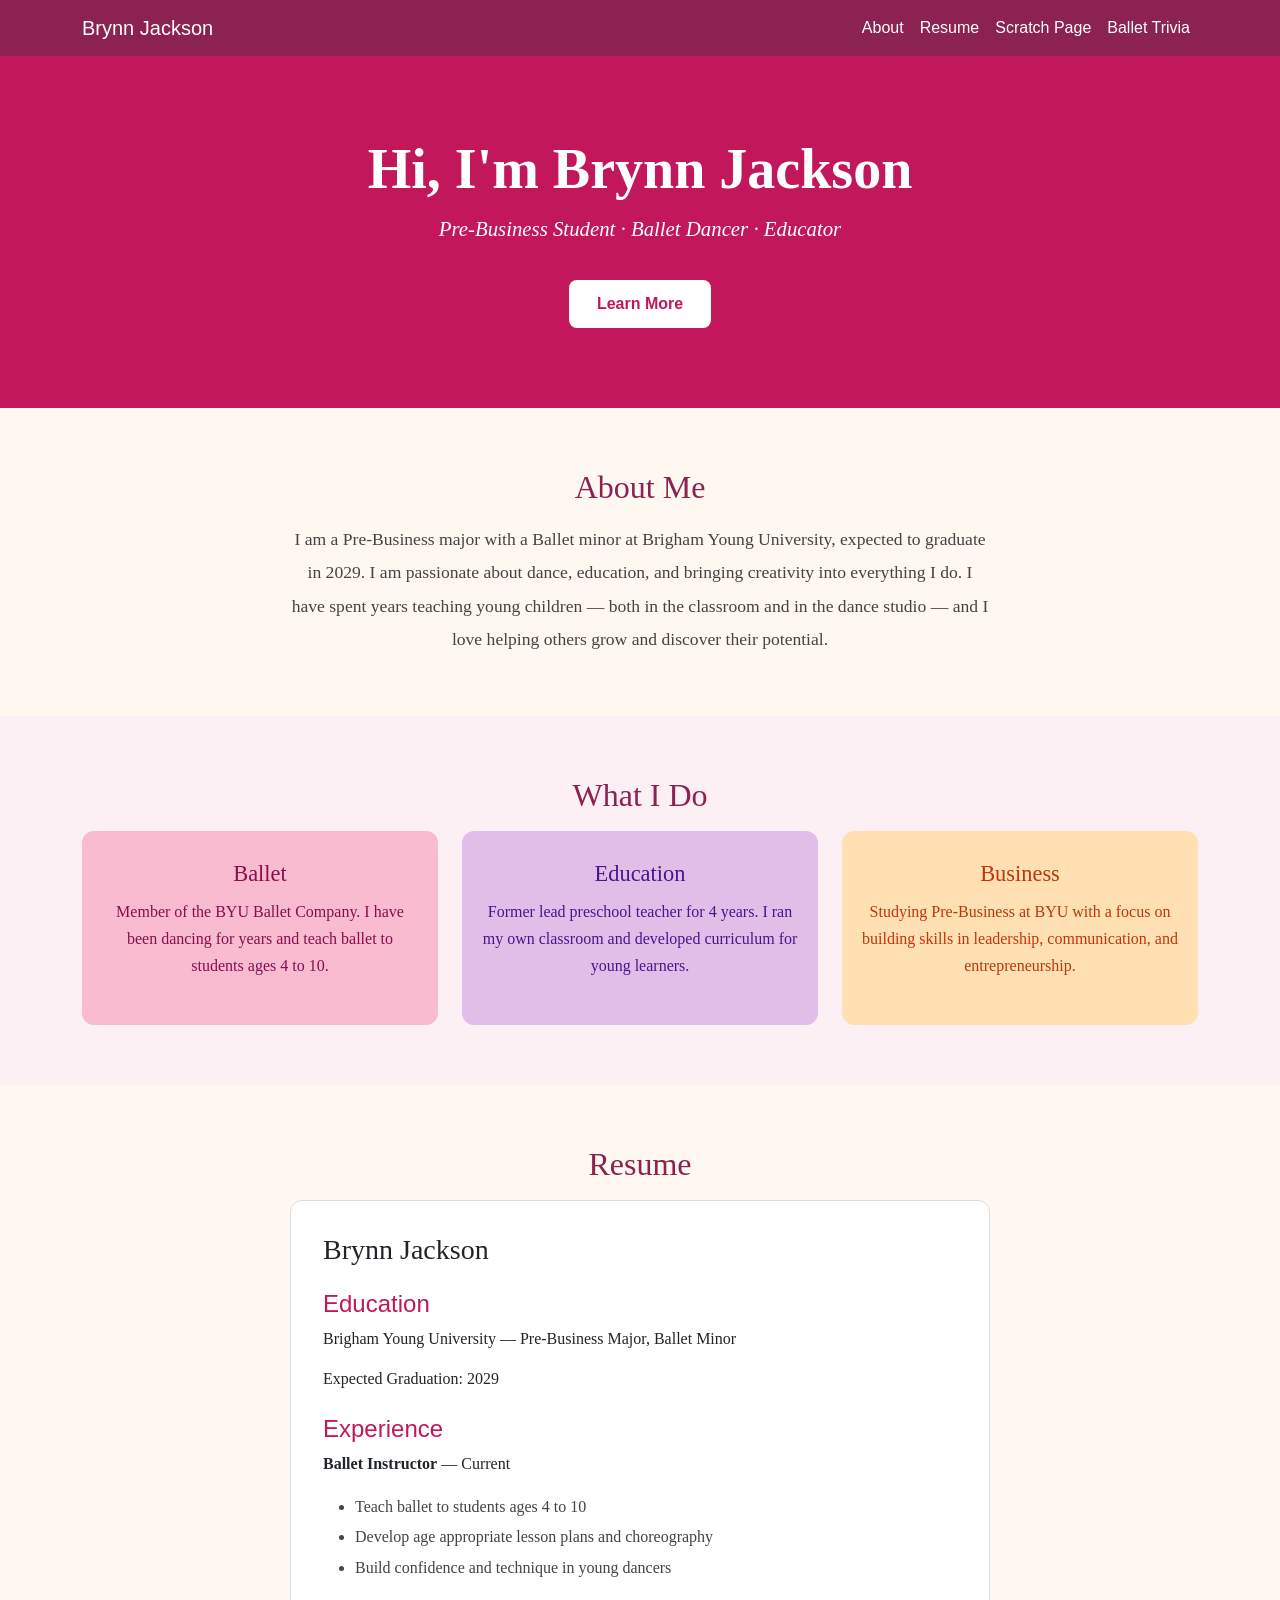
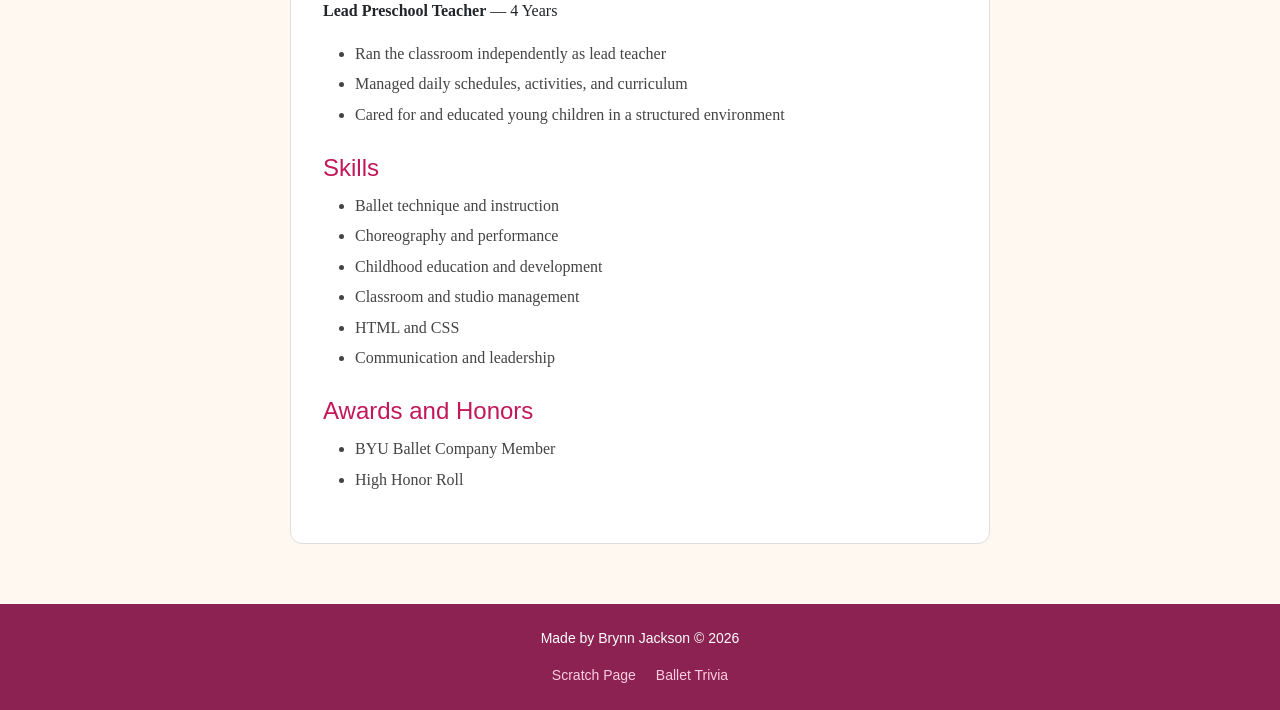
<file: index.html>
<!DOCTYPE html>
<html lang="en">
<head>
  <meta charset="UTF-8" />
  <meta name="viewport" content="width=device-width, initial-scale=1.0" />
  <title>Brynn Jackson</title>
  <link href="https://cdn.jsdelivr.net/npm/bootstrap@5.3.0/dist/css/bootstrap.min.css" rel="stylesheet" />
  <style>
    body {
      font-family: Georgia, serif;
    }

    .navbar {
      background-color: #8b2252;
    }

    .navbar-brand, .nav-link {
      color: #fff !important;
      font-family: Arial, sans-serif;
    }

    .nav-link:hover {
      text-decoration: underline;
    }

    .hero {
      background-color: #c2185b;
      color: #fff;
      padding: 80px 20px;
      text-align: center;
    }

    .hero h1 {
      font-size: 3.5rem;
      font-weight: bold;
    }

    .hero p {
      font-size: 1.3rem;
      font-style: italic;
      margin-top: 10px;
    }

    .hero a {
      margin-top: 20px;
      display: inline-block;
      padding: 12px 28px;
      background-color: #fff;
      color: #c2185b;
      border-radius: 8px;
      text-decoration: none;
      font-family: Arial, sans-serif;
      font-weight: bold;
    }

    .hero a:hover {
      background-color: #fce4ec;
    }

    .section-title {
      color: #8b2252;
      font-size: 2rem;
      margin-bottom: 1rem;
      text-align: center;
    }

    .about-section {
      padding: 60px 20px;
      background-color: #fff8f0;
    }

    .about-section p {
      font-size: 1.1rem;
      line-height: 1.9;
      color: #444;
      max-width: 700px;
      margin: 0 auto;
      text-align: center;
    }

    .cards-section {
      padding: 60px 20px;
      background-color: #fdf0f5;
    }

    .card {
      border: none;
      border-radius: 12px;
      text-align: center;
      padding: 30px 20px;
      height: 100%;
    }

    .card-pink {
      background-color: #f8bbd0;
      color: #880e4f;
    }

    .card-purple {
      background-color: #e1bee7;
      color: #4a148c;
    }

    .card-peach {
      background-color: #ffe0b2;
      color: #bf360c;
    }

    .card h3 {
      font-size: 1.4rem;
      margin-bottom: 10px;
    }

    .card p {
      font-size: 1rem;
      line-height: 1.7;
    }

    .resume-section {
      padding: 60px 20px;
      background-color: #fff8f0;
    }

    .resume-box {
      background-color: #fff;
      border: 1px solid #ddd;
      border-radius: 12px;
      padding: 2rem;
      max-width: 700px;
      margin: 0 auto;
    }

    .resume-box h4 {
      color: #c2185b;
      font-family: Arial, sans-serif;
      margin-top: 1.5rem;
    }

    .resume-box ul {
      line-height: 1.9;
      color: #444;
    }

    .footer {
      background-color: #8b2252;
      color: #fff;
      text-align: center;
      padding: 24px;
      font-family: Arial, sans-serif;
      font-size: 14px;
    }

    .footer a {
      color: #ffcce0;
      text-decoration: none;
      margin: 0 8px;
    }

    .footer a:hover {
      text-decoration: underline;
    }
  </style>
</head>
<body>

<nav class="navbar navbar-expand-lg">
  <div class="container">
    <a class="navbar-brand" href="index.html">Brynn Jackson</a>
    <button class="navbar-toggler" type="button" data-bs-toggle="collapse" data-bs-target="#navmenu">
      <span class="navbar-toggler-icon"></span>
    </button>
    <div class="collapse navbar-collapse" id="navmenu">
      <ul class="navbar-nav ms-auto">
        <li class="nav-item"><a class="nav-link" href="#about">About</a></li>
        <li class="nav-item"><a class="nav-link" href="#resume">Resume</a></li>
        <li class="nav-item"><a class="nav-link" href="scratch.html">Scratch Page</a></li>
        <li class="nav-item"><a class="nav-link" href="ballet-trivia.html">Ballet Trivia</a></li>
      </ul>
    </div>
  </div>
</nav>

<div class="hero">
  <h1>Hi, I'm Brynn Jackson</h1>
  <p>Pre-Business Student · Ballet Dancer · Educator</p>
  <a href="#about">Learn More</a>
</div>

<div class="about-section" id="about">
  <div class="container">
    <h2 class="section-title">About Me</h2>
    <p>
      I am a Pre-Business major with a Ballet minor at Brigham Young University,
      expected to graduate in 2029. I am passionate about dance, education, and
      bringing creativity into everything I do. I have spent years teaching young
      children — both in the classroom and in the dance studio — and I love helping
      others grow and discover their potential.
    </p>
  </div>
</div>

<div class="cards-section">
  <div class="container">
    <h2 class="section-title">What I Do</h2>
    <div class="row g-4">
      <div class="col-md-4">
        <div class="card card-pink">
          <h3>Ballet</h3>
          <p>Member of the BYU Ballet Company. I have been dancing for years and teach ballet to students ages 4 to 10.</p>
        </div>
      </div>
      <div class="col-md-4">
        <div class="card card-purple">
          <h3>Education</h3>
          <p>Former lead preschool teacher for 4 years. I ran my own classroom and developed curriculum for young learners.</p>
        </div>
      </div>
      <div class="col-md-4">
        <div class="card card-peach">
          <h3>Business</h3>
          <p>Studying Pre-Business at BYU with a focus on building skills in leadership, communication, and entrepreneurship.</p>
        </div>
      </div>
    </div>
  </div>
</div>

<div class="resume-section" id="resume">
  <div class="container">
    <h2 class="section-title">Resume</h2>
    <div class="resume-box">

      <h3>Brynn Jackson</h3>

      <h4>Education</h4>
      <p>Brigham Young University — Pre-Business Major, Ballet Minor</p>
      <p>Expected Graduation: 2029</p>

      <h4>Experience</h4>
      <p><strong>Ballet Instructor</strong> — Current</p>
      <ul>
        <li>Teach ballet to students ages 4 to 10</li>
        <li>Develop age appropriate lesson plans and choreography</li>
        <li>Build confidence and technique in young dancers</li>
      </ul>

      <p><strong>Lead Preschool Teacher</strong> — 4 Years</p>
      <ul>
        <li>Ran the classroom independently as lead teacher</li>
        <li>Managed daily schedules, activities, and curriculum</li>
        <li>Cared for and educated young children in a structured environment</li>
      </ul>

      <h4>Skills</h4>
      <ul>
        <li>Ballet technique and instruction</li>
        <li>Choreography and performance</li>
        <li>Childhood education and development</li>
        <li>Classroom and studio management</li>
        <li>HTML and CSS</li>
        <li>Communication and leadership</li>
      </ul>

      <h4>Awards and Honors</h4>
      <ul>
        <li>BYU Ballet Company Member</li>
        <li>High Honor Roll</li>
      </ul>

    </div>
  </div>
</div>

<div class="footer">
  <p>Made by Brynn Jackson &copy; 2026</p>
  <a href="scratch.html">Scratch Page</a>
  <a href="ballet-trivia.html">Ballet Trivia</a>
</div>

<script src="https://cdn.jsdelivr.net/npm/bootstrap@5.3.0/dist/js/bootstrap.bundle.min.js"></script>
</body>
</html>
</file>
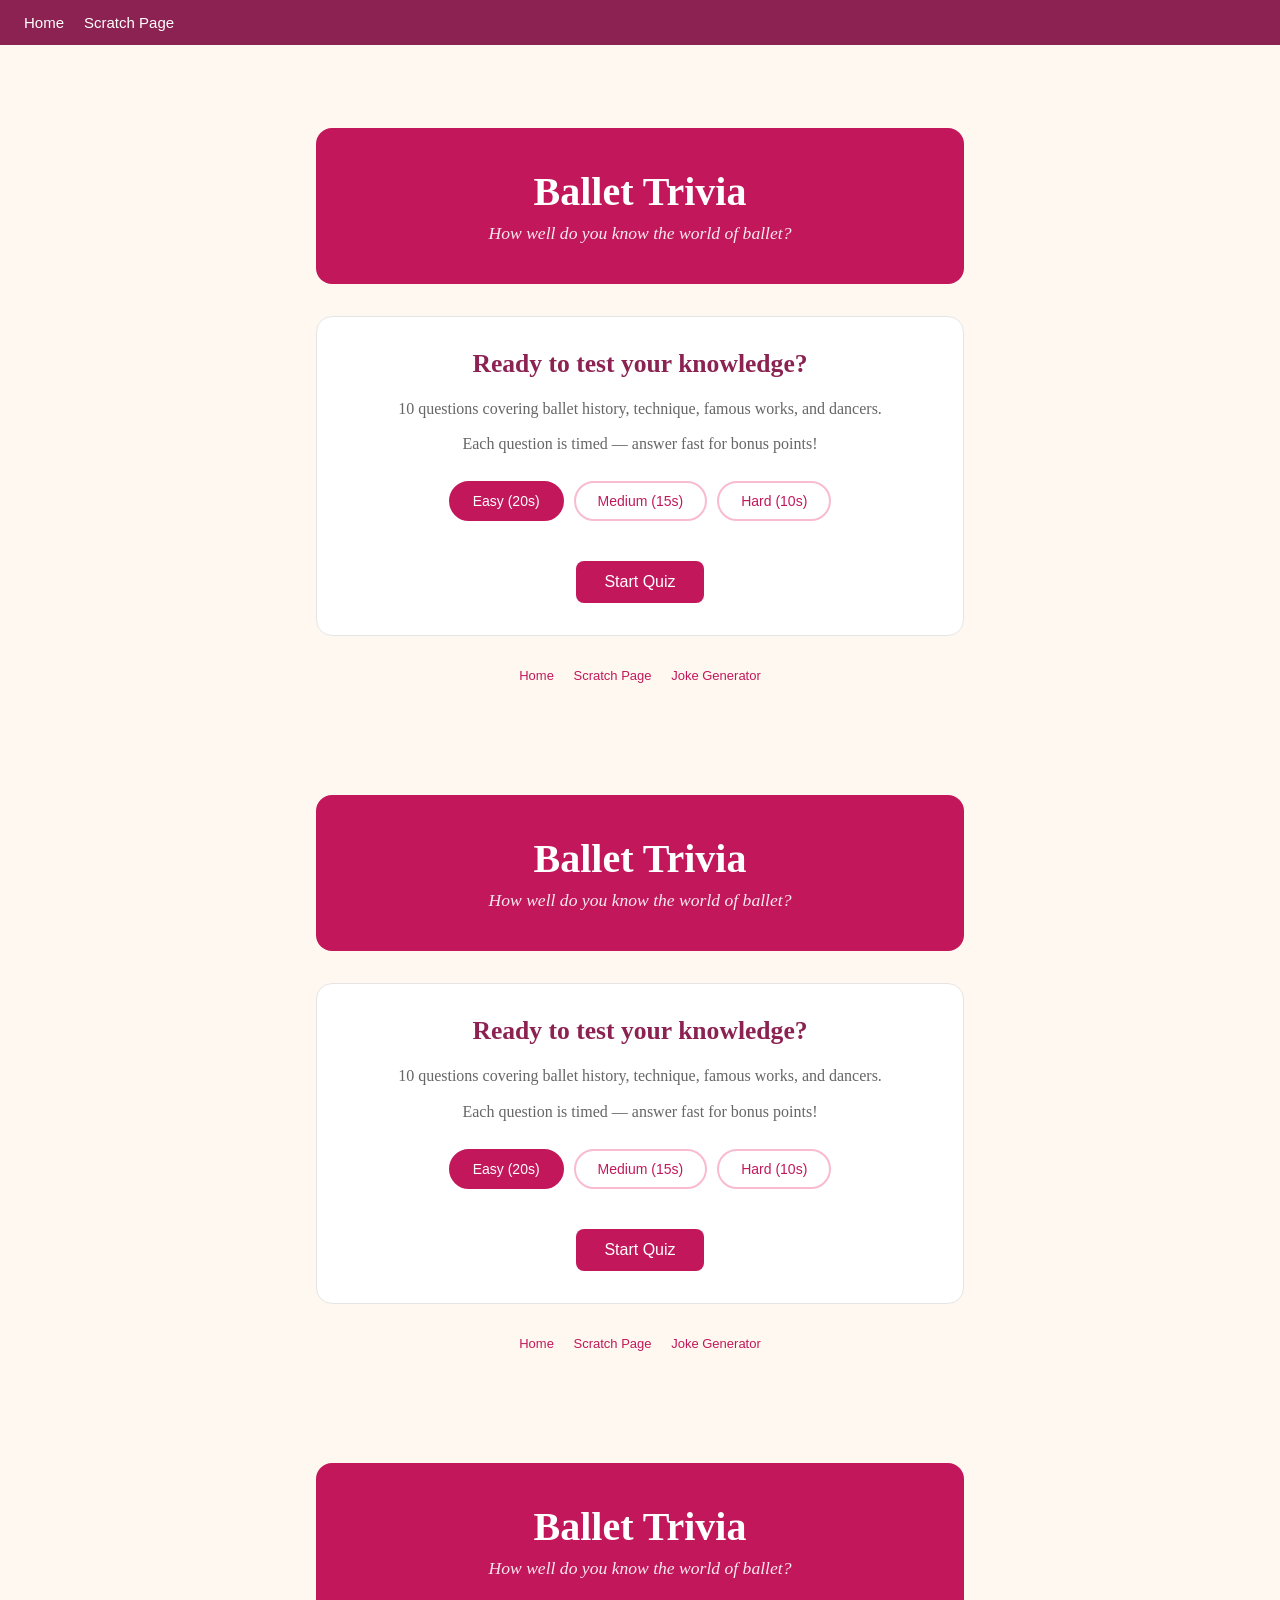
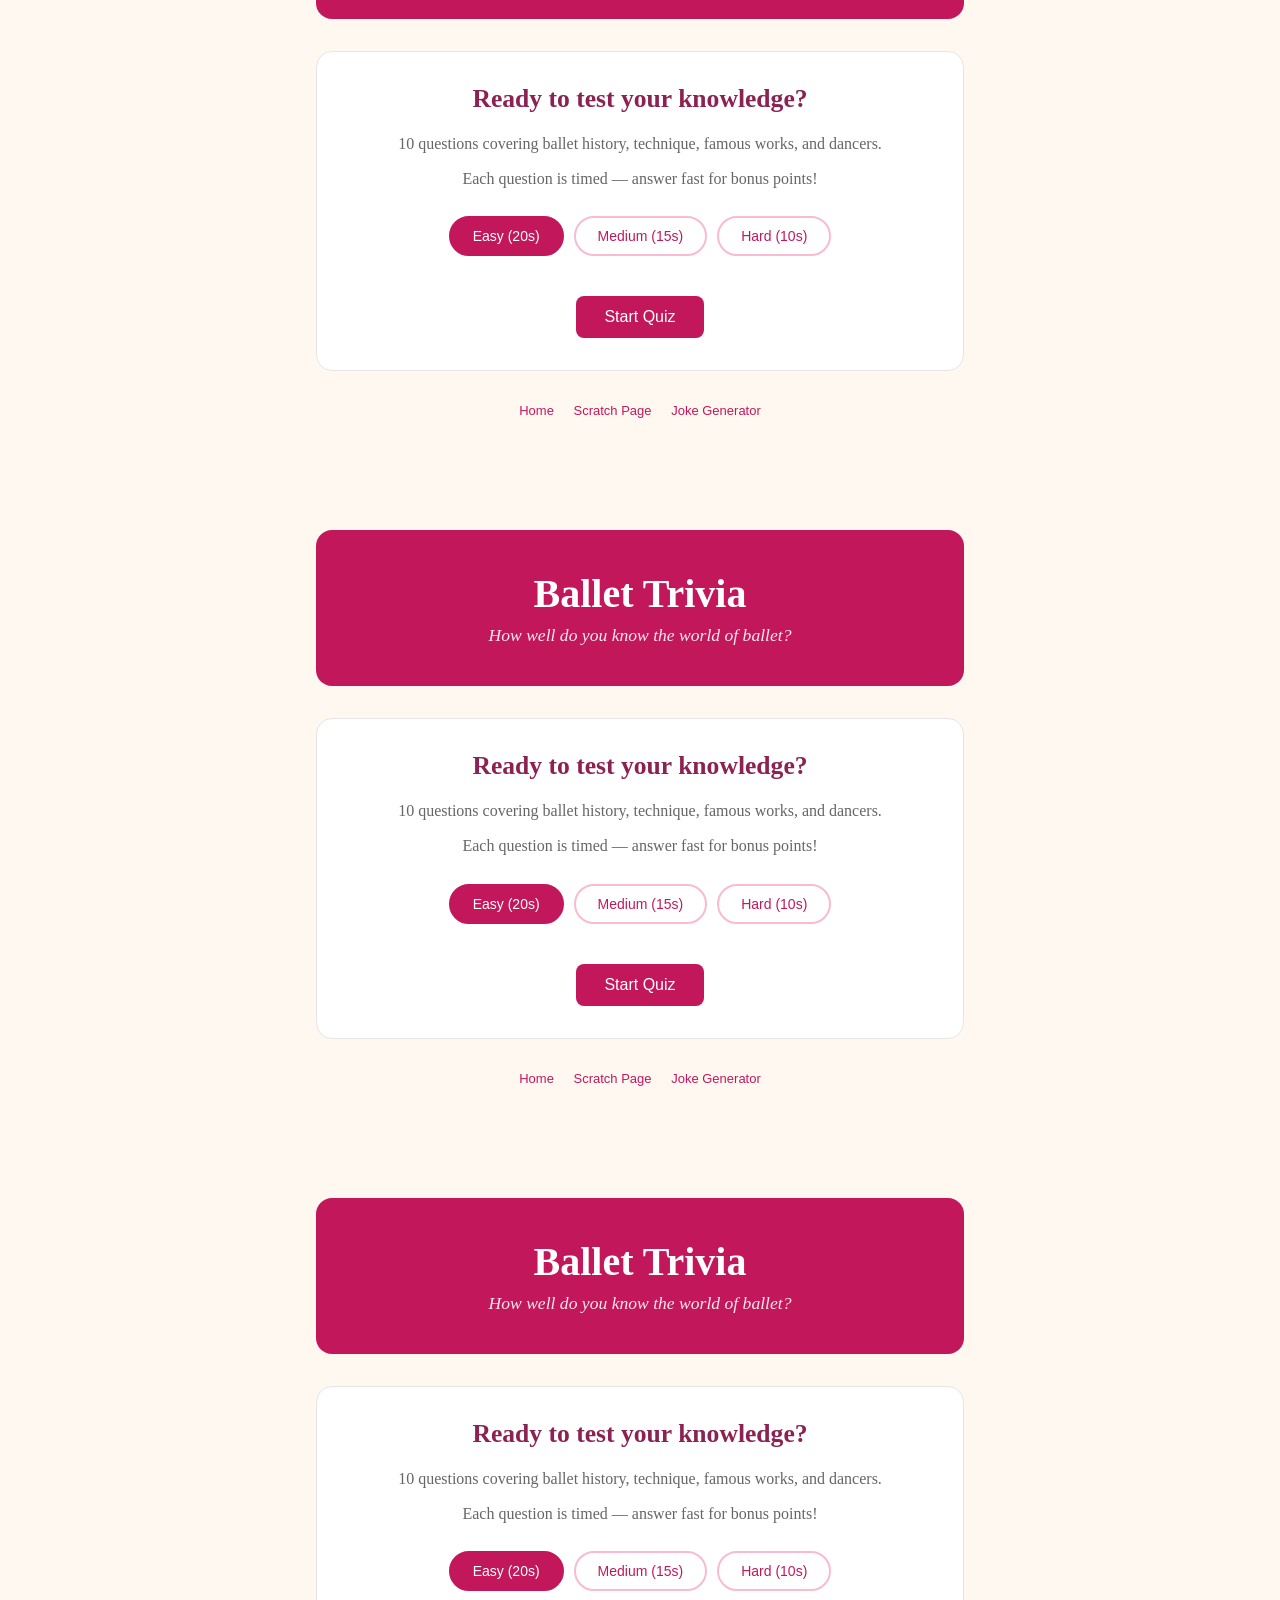
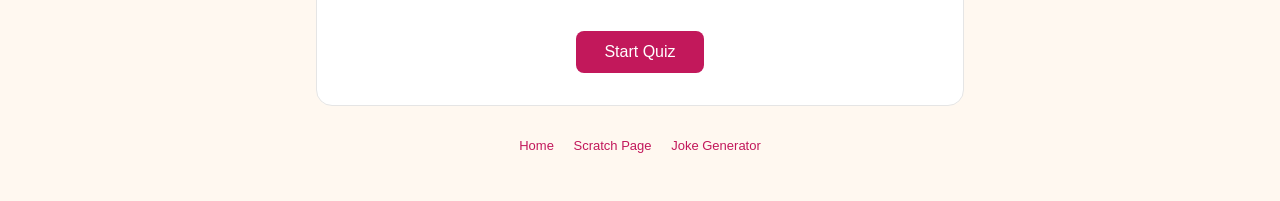
<file:  ballet-trivia.html>
<!DOCTYPE html>
<html lang="en">
<head>
  <meta charset="UTF-8" />
  <meta name="viewport" content="width=device-width, initial-scale=1.0" />
  <title>Ballet Trivia</title>
  <style>
    * { box-sizing: border-box; margin: 0; padding: 0; }

    body {
      font-family: Georgia, serif;
      background-color: #fff8f0;
      color: #2c2c2c;
      min-height: 100vh;
      padding: 2rem 1rem;
    }

    #nav {
      background-color: #8b2252;
      padding: 14px 24px;
      display: flex;
      gap: 20px;
      position: fixed;
      top: 0;
      left: 0;
      right: 0;
      z-index: 100;
    }

    #nav a {
      color: #fff;
      text-decoration: none;
      font-size: 15px;
      font-family: Arial, sans-serif;
    }

    #nav a:hover { text-decoration: underline; }

    #wrapper {
      max-width: 680px;
      margin: 80px auto 0;
      padding: 1rem;
    }

    #hero {
      text-align: center;
      padding: 40px 20px;
      background-color: #c2185b;
      border-radius: 16px;
      color: #fff;
      margin-bottom: 2rem;
    }

    #hero h1 {
      font-size: 2.5rem;
      margin-bottom: 8px;
    }

    #hero p {
      font-size: 1.1rem;
      font-style: italic;
      opacity: 0.9;
    }

    .btn {
      padding: 12px 28px;
      background-color: #c2185b;
      color: #fff;
      border: none;
      border-radius: 8px;
      font-size: 16px;
      cursor: pointer;
      font-family: Arial, sans-serif;
      transition: background 0.2s, transform 0.1s;
      margin-top: 1rem;
    }

    .btn:hover { background-color: #8b2252; }
    .btn:active { transform: scale(0.97); }

    .btn.outline {
      background: #fff;
      color: #c2185b;
      border: 2px solid #c2185b;
    }

    .btn.outline:hover {
      background: #fce4ec;
    }

    #game-area {
      background: #fff;
      border: 1px solid #e5e5e5;
      border-radius: 16px;
      padding: 2rem;
      margin-bottom: 1.5rem;
    }

    #progress-bar-wrap {
      background: #f5e6ea;
      border-radius: 10px;
      height: 10px;
      margin-bottom: 1.5rem;
      overflow: hidden;
    }

    #progress-bar {
      height: 10px;
      background: #c2185b;
      border-radius: 10px;
      transition: width 0.4s;
    }

    #top-row {
      display: flex;
      justify-content: space-between;
      align-items: center;
      margin-bottom: 1.5rem;
      font-family: Arial, sans-serif;
      font-size: 14px;
      color: #888;
    }

    #timer {
      font-size: 22px;
      font-weight: bold;
      color: #c2185b;
      font-family: Arial, sans-serif;
    }

    #timer.warning { color: #e53935; }

    #question-num {
      font-size: 13px;
      color: #aaa;
      font-family: Arial, sans-serif;
    }

    #score-display {
      font-size: 14px;
      color: #8b2252;
      font-family: Arial, sans-serif;
      font-weight: bold;
    }

    #question {
      font-size: 1.3rem;
      line-height: 1.7;
      margin-bottom: 1.5rem;
      color: #2c2c2c;
    }

    .answer-btn {
      display: block;
      width: 100%;
      padding: 14px 18px;
      margin-bottom: 10px;
      background: #fff8f0;
      border: 1.5px solid #f8bbd0;
      border-radius: 10px;
      font-size: 15px;
      font-family: Georgia, serif;
      color: #2c2c2c;
      cursor: pointer;
      text-align: left;
      transition: background 0.15s, border-color 0.15s, transform 0.1s;
    }

    .answer-btn:hover {
      background: #fce4ec;
      border-color: #c2185b;
    }

    .answer-btn:active { transform: scale(0.98); }

    .answer-btn.correct {
      background: #e8f5e9;
      border-color: #43a047;
      color: #2e7d32;
    }

    .answer-btn.wrong {
      background: #ffebee;
      border-color: #e53935;
      color: #b71c1c;
    }

    .answer-btn.disabled {
      cursor: default;
      pointer-events: none;
    }

    #feedback {
      font-size: 15px;
      line-height: 1.6;
      margin-top: 1rem;
      padding: 12px 16px;
      border-radius: 8px;
      font-family: Arial, sans-serif;
      display: none;
    }

    #feedback.correct {
      background: #e8f5e9;
      color: #2e7d32;
      display: block;
    }

    #feedback.wrong {
      background: #ffebee;
      color: #b71c1c;
      display: block;
    }

    #result-area {
      background: #fff;
      border: 1px solid #e5e5e5;
      border-radius: 16px;
      padding: 2.5rem;
      text-align: center;
      display: none;
    }

    #result-area h2 {
      font-size: 2rem;
      color: #c2185b;
      margin-bottom: 1rem;
    }

    #final-score {
      font-size: 3.5rem;
      font-weight: bold;
      color: #8b2252;
      font-family: Arial, sans-serif;
    }

    #result-message {
      font-size: 1.1rem;
      color: #555;
      margin: 1rem 0;
      line-height: 1.7;
    }

    #result-breakdown {
      background: #fff8f0;
      border-radius: 10px;
      padding: 1rem;
      margin: 1rem 0;
      font-family: Arial, sans-serif;
      font-size: 14px;
      color: #888;
    }

    #start-area {
      text-align: center;
      padding: 2rem;
      background: #fff;
      border: 1px solid #e5e5e5;
      border-radius: 16px;
    }

    #start-area h2 {
      font-size: 1.6rem;
      color: #8b2252;
      margin-bottom: 1rem;
    }

    #start-area p {
      color: #666;
      font-size: 1rem;
      line-height: 1.7;
      margin-bottom: 0.5rem;
    }

    #difficulty {
      display: flex;
      gap: 10px;
      justify-content: center;
      flex-wrap: wrap;
      margin: 1.5rem 0;
    }

    .diff-btn {
      padding: 10px 22px;
      border: 2px solid #f8bbd0;
      border-radius: 20px;
      background: #fff;
      color: #c2185b;
      font-size: 14px;
      cursor: pointer;
      font-family: Arial, sans-serif;
      transition: all 0.15s;
    }

    .diff-btn:hover, .diff-btn.selected {
      background: #c2185b;
      color: #fff;
      border-color: #c2185b;
    }

    #footer {
      text-align: center;
      margin-top: 2rem;
      font-size: 13px;
      color: #aaa;
      font-family: Arial, sans-serif;
    }

    #footer a {
      color: #c2185b;
      text-decoration: none;
      margin: 0 8px;
    }
  </style>
</head>
<body>

<div id="nav">
  <a href="index.html">Home</a>
  <a href="scratch.html">Scratch Page</a>
</div>

<div id="wrapper">

  <div id="hero">
    <h1>Ballet Trivia</h1>
    <p>How well do you know the world of ballet?</p>
  </div>

  <div id="start-area">
    <h2>Ready to test your knowledge?</h2>
    <p>10 questions covering ballet history, technique, famous works, and dancers.</p>
    <p>Each question is timed — answer fast for bonus points!</p>
    <div id="difficulty">
      <button class="diff-btn selected" onclick="selectDiff(this, 'easy')">Easy (20s)</button>
      <button class="diff-btn" onclick="selectDiff(this, 'medium')">Medium (15s)</button>
      <button class="diff-btn" onclick="selectDiff(this, 'hard')">Hard (10s)</button>
    </div>
    <button class="btn" onclick="startGame()">Start Quiz</button>
  </div>

  <div id="game-area" style="display:none;">
    <div id="progress-bar-wrap">
      <div id="progress-bar" style="width:0%"></div>
    </div>
    <div id="top-row">
      <span id="question-num">Question 1 of 10</span>
      <span id="timer">15</span>
      <span id="score-display">Score: 0</span>
    </div>
    <p id="question"></p>
    <div id="answers"></div>
    <div id="feedback"></div>
    <div style="text-align:right; margin-top:1.5rem;">
      <button class="btn" id="next-btn" onclick="nextQuestion()" style="display:none;">Next Question</button>
    </div>
  </div>

  <div id="result-area">
    <h2>Quiz Complete!</h2>
    <div id="final-score"></div>
    <p id="result-message"></p>
    <div id="result-breakdown"></div>
    <button class="btn" onclick="restartGame()">Play Again</button>
    <button class="btn outline" onclick="window.location.href='scratch.html'" style="margin-left:10px;">Back to Scratch Page</button>
  </div>

  <div id="footer">
    <a href="index.html">Home</a>
    <a href="scratch.html">Scratch Page</a>
    <a href="joke-generator.html">Joke Generator</a>
  </div>

</div>

<script>
  const allQuestions = [
    {
      q: "Which famous ballet features the 'Dance of the Sugar Plum Fairy'?",
      answers: ["Swan Lake", "The Nutcracker", "Sleeping Beauty", "Giselle"],
      correct: 1,
      fact: "The Nutcracker was composed by Tchaikovsky and premiered in 1892. The Sugar Plum Fairy is one of its most iconic characters!"
    },
    {
      q: "What is the French term for a ballet dancer who is on the tips of their toes?",
      answers: ["En pointe", "Arabesque", "Plié", "Tendu"],
      correct: 0,
      fact: "En pointe refers to dancing on the very tips of the toes, supported by specially made pointe shoes with a hardened box."
    },
    {
      q: "Who composed the music for Swan Lake?",
      answers: ["Stravinsky", "Beethoven", "Tchaikovsky", "Mozart"],
      correct: 2,
      fact: "Pyotr Ilyich Tchaikovsky composed Swan Lake in 1875-76. He also composed The Nutcracker and Sleeping Beauty!"
    },
    {
      q: "What is a 'plié' in ballet?",
      answers: ["A jump", "A bending of the knees", "A spin", "A kick"],
      correct: 1,
      fact: "Plié comes from the French word meaning 'bent.' It is a fundamental movement where the dancer bends their knees while keeping their back straight."
    },
    {
      q: "Which ballet school is one of the oldest and most prestigious in the world?",
      answers: ["American Ballet Theatre", "Paris Opera Ballet School", "Bolshoi Ballet Academy", "Royal Ballet School"],
      correct: 1,
      fact: "The Paris Opera Ballet School was founded in 1713, making it one of the oldest ballet schools in the world!"
    },
    {
      q: "What is an 'arabesque' in ballet?",
      answers: ["A type of jump where both feet leave the floor", "A position where one leg is extended behind the body", "A fast spin on one foot", "A movement sliding the foot along the floor"],
      correct: 1,
      fact: "An arabesque is a position where the dancer stands on one leg with the other leg extended behind them at 90 degrees or higher."
    },
    {
      q: "Which famous male ballet dancer is known for defecting from the Soviet Union in 1961?",
      answers: ["Mikhail Baryshnikov", "Rudolf Nureyev", "Vaslav Nijinsky", "Carlos Acosta"],
      correct: 1,
      fact: "Rudolf Nureyev defected from the Soviet Union in 1961 at the Paris airport, becoming one of the most celebrated dancers of the 20th century."
    },
    {
      q: "What does 'pas de deux' mean in ballet?",
      answers: ["Step of one", "Step of two", "Dance of grace", "Jump together"],
      correct: 1,
      fact: "Pas de deux literally means 'step of two' in French. It is a dance duet typically performed by a male and female dancer together."
    },
    {
      q: "Which ballet tells the story of a girl who falls asleep for 100 years?",
      answers: ["Cinderella", "Giselle", "Sleeping Beauty", "The Firebird"],
      correct: 2,
      fact: "Sleeping Beauty (La Belle au Bois Dormant) was choreographed by Marius Petipa with music by Tchaikovsky, premiering in 1890."
    },
    {
      q: "What is the barre in ballet class used for?",
      answers: ["Jumping practice", "Support and balance during warm-up exercises", "Stretching after class", "Spinning practice"],
      correct: 1,
      fact: "The barre is a horizontal handrail used by dancers to maintain balance during warm-up exercises. Every ballet class begins with barre work!"
    },
    {
      q: "What is a 'pirouette' in ballet?",
      answers: ["A leap through the air", "A spin on one leg", "A slide across the floor", "A bow at the end of a performance"],
      correct: 1,
      fact: "A pirouette is a controlled spin on one leg. Dancers can perform multiple rotations in a single pirouette — sometimes more than 10!"
    },
    {
      q: "Which famous ballet company is based in Moscow, Russia?",
      answers: ["Royal Ballet", "Paris Opera Ballet", "Bolshoi Ballet", "New York City Ballet"],
      correct: 2,
      fact: "The Bolshoi Ballet was founded in 1776 and is one of the most famous ballet companies in the world, known for its grand and dramatic style."
    },
    {
      q: "What does 'grand jeté' mean?",
      answers: ["A small hop", "A large leap through the air", "A turn on two feet", "A slow walk across the stage"],
      correct: 1,
      fact: "Grand jeté means 'large throw' in French. It is a big leap where the dancer splits their legs in the air — one of the most spectacular moves in ballet!"
    },
    {
      q: "Who choreographed the original Swan Lake?",
      answers: ["George Balanchine", "Marius Petipa", "Jerome Robbins", "Roland Petit"],
      correct: 1,
      fact: "Marius Petipa, along with Lev Ivanov, choreographed the definitive version of Swan Lake in 1895, which is still performed today."
    },
    {
      q: "What is the name of the villain in Swan Lake?",
      answers: ["Drosselmeyer", "Carabosse", "Von Rothbart", "Loge"],
      correct: 2,
      fact: "Von Rothbart is the evil sorcerer in Swan Lake who transforms Princess Odette into a swan. He is one of ballet's most famous villains!"
    }
  ];

  let questions = [];
  let current = 0;
  let score = 0;
  let timer;
  let timeLeft;
  let difficulty = 'medium';
  let timeLimits = { easy: 20, medium: 15, hard: 10 };
  let answered = false;
  let correct = 0;
  let wrong = 0;

  function selectDiff(btn, d) {
    document.querySelectorAll('.diff-btn').forEach(b => b.classList.remove('selected'));
    btn.classList.add('selected');
    difficulty = d;
  }

  function shuffle(arr) {
    return arr.sort(() => Math.random() - 0.5);
  }

  function startGame() {
    questions = shuffle([...allQuestions]).slice(0, 10);
    current = 0;
    score = 0;
    correct = 0;
    wrong = 0;
    document.getElementById('start-area').style.display = 'none';
    document.getElementById('result-area').style.display = 'none';
    document.getElementById('game-area').style.display = 'block';
    showQuestion();
  }

  function showQuestion() {
    answered = false;
    const q = questions[current];
    document.getElementById('question-num').textContent = `Question ${current + 1} of ${questions.length}`;
    document.getElementById('score-display').textContent = `Score: ${score}`;
    document.getElementById('progress-bar').style.width = `${(current / questions.length) * 100}%`;
    document.getElementById('question').textContent = q.q;
    document.getElementById('feedback').className = '';
    document.getElementById('feedback').style.display = 'none';
    document.getElementById('next-btn').style.display = 'none';

    const answersDiv = document.getElementById('answers');
    answersDiv.innerHTML = '';
    q.answers.forEach((a, i) => {
      const btn = document.createElement('button');
      btn.className = 'answer-btn';
      btn.textContent = a;
      btn.onclick = () => selectAnswer(i);
      answersDiv.appendChild(btn);
    });

    startTimer();
  }

  function startTimer() {
    timeLeft = timeLimits[difficulty];
    const timerEl = document.getElementById('timer');
    timerEl.textContent = timeLeft;
    timerEl.className = '';
    clearInterval(timer);
    timer = setInterval(() => {
      timeLeft--;
      timerEl.textContent = timeLeft;
      if (timeLeft <= 5) timerEl.className = 'warning';
      if (timeLeft <= 0) {
        clearInterval(timer);
        timeOut();
      }
    }, 1000);
  }

  function timeOut() {
    answered = true;
    wrong++;
    const btns = document.querySelectorAll('.answer-btn');
    btns.forEach((b, i) => {
      b.classList.add('disabled');
      if (i === questions[current].correct) b.classList.add('correct');
    });
    const feedback = document.getElementById('feedback');
    feedback.className = 'wrong';
    feedback.textContent = "⏰ Time's up! " + questions[current].fact;
    document.getElementById('next-btn').style.display = 'inline-block';
  }

  function selectAnswer(index) {
    if (answered) return;
    answered = true;
    clearInterval(timer);

    const q = questions[current];
    const btns = document.querySelectorAll('.answer-btn');
    btns.forEach(b => b.classList.add('disabled'));

    const feedback = document.getElementById('feedback');

    if (index === q.correct) {
      btns[index].classList.add('correct');
      const bonus = Math.ceil(timeLeft / 3);
      score += 10 + bonus;
      correct++;
      feedback.className = 'correct';
      feedback.textContent = `✓ Correct! +${10 + bonus} points. ${q.fact}`;
    } else {
      btns[index].classList.add('wrong');
      btns[q.correct].classList.add('correct');
      wrong++;
      feedback.className = 'wrong';
      feedback.textContent = `✗ Not quite! The answer was "${q.answers[q.correct]}". ${q.fact}`;
    }

    document.getElementById('score-display').textContent = `Score: ${score}`;
    document.getElementById('next-btn').style.display = 'inline-block';
  }

  function nextQuestion() {
    current++;
    if (current >= questions.length) {
      showResult();
    } else {
      showQuestion();
    }
  }

  function showResult() {
    clearInterval(timer);
    document.getElementById('game-area').style.display = 'none';
    document.getElementById('result-area').style.display = 'block';
    document.getElementById('progress-bar').style.width = '100%';

    document.getElementById('final-score').textContent = score + ' pts';

    let message = '';
    const pct = correct / questions.length;
    if (pct === 1) message = "Perfect score! You are a true ballet expert — Brynn would be proud!";
    else if (pct >= 0.8) message = "Excellent! You really know your ballet. Just a couple to brush up on!";
    else if (pct >= 0.6) message = "Good job! You know a lot about ballet. Keep dancing and learning!";
    else if (pct >= 0.4) message = "Not bad! Ballet has a rich history — keep exploring and try again!";
    else message = "Keep learning! Ballet is a beautiful art form with so much to discover.";

    document.getElementById('result-message').textContent = message;
    document.getElementById('result-breakdown').innerHTML = `
      Correct: ${correct} &nbsp;|&nbsp; Wrong: ${wrong} &nbsp;|&nbsp; Total Score: ${score} pts
    `;
  }

  function restartGame() {
    document.getElementById('result-area').style.display = 'none';
    document.getElementById('start-area').style.display = 'block';
  }
</script>

</body>
</html> <!DOCTYPE html>
<html lang="en">
<head>
  <meta charset="UTF-8" />
  <meta name="viewport" content="width=device-width, initial-scale=1.0" />
  <title>Ballet Trivia</title>
  <style>
    * { box-sizing: border-box; margin: 0; padding: 0; }

    body {
      font-family: Georgia, serif;
      background-color: #fff8f0;
      color: #2c2c2c;
      min-height: 100vh;
      padding: 2rem 1rem;
    }

    #nav {
      background-color: #8b2252;
      padding: 14px 24px;
      display: flex;
      gap: 20px;
      position: fixed;
      top: 0;
      left: 0;
      right: 0;
      z-index: 100;
    }

    #nav a {
      color: #fff;
      text-decoration: none;
      font-size: 15px;
      font-family: Arial, sans-serif;
    }

    #nav a:hover { text-decoration: underline; }

    #wrapper {
      max-width: 680px;
      margin: 80px auto 0;
      padding: 1rem;
    }

    #hero {
      text-align: center;
      padding: 40px 20px;
      background-color: #c2185b;
      border-radius: 16px;
      color: #fff;
      margin-bottom: 2rem;
    }

    #hero h1 {
      font-size: 2.5rem;
      margin-bottom: 8px;
    }

    #hero p {
      font-size: 1.1rem;
      font-style: italic;
      opacity: 0.9;
    }

    .btn {
      padding: 12px 28px;
      background-color: #c2185b;
      color: #fff;
      border: none;
      border-radius: 8px;
      font-size: 16px;
      cursor: pointer;
      font-family: Arial, sans-serif;
      transition: background 0.2s, transform 0.1s;
      margin-top: 1rem;
    }

    .btn:hover { background-color: #8b2252; }
    .btn:active { transform: scale(0.97); }

    .btn.outline {
      background: #fff;
      color: #c2185b;
      border: 2px solid #c2185b;
    }

    .btn.outline:hover {
      background: #fce4ec;
    }

    #game-area {
      background: #fff;
      border: 1px solid #e5e5e5;
      border-radius: 16px;
      padding: 2rem;
      margin-bottom: 1.5rem;
    }

    #progress-bar-wrap {
      background: #f5e6ea;
      border-radius: 10px;
      height: 10px;
      margin-bottom: 1.5rem;
      overflow: hidden;
    }

    #progress-bar {
      height: 10px;
      background: #c2185b;
      border-radius: 10px;
      transition: width 0.4s;
    }

    #top-row {
      display: flex;
      justify-content: space-between;
      align-items: center;
      margin-bottom: 1.5rem;
      font-family: Arial, sans-serif;
      font-size: 14px;
      color: #888;
    }

    #timer {
      font-size: 22px;
      font-weight: bold;
      color: #c2185b;
      font-family: Arial, sans-serif;
    }

    #timer.warning { color: #e53935; }

    #question-num {
      font-size: 13px;
      color: #aaa;
      font-family: Arial, sans-serif;
    }

    #score-display {
      font-size: 14px;
      color: #8b2252;
      font-family: Arial, sans-serif;
      font-weight: bold;
    }

    #question {
      font-size: 1.3rem;
      line-height: 1.7;
      margin-bottom: 1.5rem;
      color: #2c2c2c;
    }

    .answer-btn {
      display: block;
      width: 100%;
      padding: 14px 18px;
      margin-bottom: 10px;
      background: #fff8f0;
      border: 1.5px solid #f8bbd0;
      border-radius: 10px;
      font-size: 15px;
      font-family: Georgia, serif;
      color: #2c2c2c;
      cursor: pointer;
      text-align: left;
      transition: background 0.15s, border-color 0.15s, transform 0.1s;
    }

    .answer-btn:hover {
      background: #fce4ec;
      border-color: #c2185b;
    }

    .answer-btn:active { transform: scale(0.98); }

    .answer-btn.correct {
      background: #e8f5e9;
      border-color: #43a047;
      color: #2e7d32;
    }

    .answer-btn.wrong {
      background: #ffebee;
      border-color: #e53935;
      color: #b71c1c;
    }

    .answer-btn.disabled {
      cursor: default;
      pointer-events: none;
    }

    #feedback {
      font-size: 15px;
      line-height: 1.6;
      margin-top: 1rem;
      padding: 12px 16px;
      border-radius: 8px;
      font-family: Arial, sans-serif;
      display: none;
    }

    #feedback.correct {
      background: #e8f5e9;
      color: #2e7d32;
      display: block;
    }

    #feedback.wrong {
      background: #ffebee;
      color: #b71c1c;
      display: block;
    }

    #result-area {
      background: #fff;
      border: 1px solid #e5e5e5;
      border-radius: 16px;
      padding: 2.5rem;
      text-align: center;
      display: none;
    }

    #result-area h2 {
      font-size: 2rem;
      color: #c2185b;
      margin-bottom: 1rem;
    }

    #final-score {
      font-size: 3.5rem;
      font-weight: bold;
      color: #8b2252;
      font-family: Arial, sans-serif;
    }

    #result-message {
      font-size: 1.1rem;
      color: #555;
      margin: 1rem 0;
      line-height: 1.7;
    }

    #result-breakdown {
      background: #fff8f0;
      border-radius: 10px;
      padding: 1rem;
      margin: 1rem 0;
      font-family: Arial, sans-serif;
      font-size: 14px;
      color: #888;
    }

    #start-area {
      text-align: center;
      padding: 2rem;
      background: #fff;
      border: 1px solid #e5e5e5;
      border-radius: 16px;
    }

    #start-area h2 {
      font-size: 1.6rem;
      color: #8b2252;
      margin-bottom: 1rem;
    }

    #start-area p {
      color: #666;
      font-size: 1rem;
      line-height: 1.7;
      margin-bottom: 0.5rem;
    }

    #difficulty {
      display: flex;
      gap: 10px;
      justify-content: center;
      flex-wrap: wrap;
      margin: 1.5rem 0;
    }

    .diff-btn {
      padding: 10px 22px;
      border: 2px solid #f8bbd0;
      border-radius: 20px;
      background: #fff;
      color: #c2185b;
      font-size: 14px;
      cursor: pointer;
      font-family: Arial, sans-serif;
      transition: all 0.15s;
    }

    .diff-btn:hover, .diff-btn.selected {
      background: #c2185b;
      color: #fff;
      border-color: #c2185b;
    }

    #footer {
      text-align: center;
      margin-top: 2rem;
      font-size: 13px;
      color: #aaa;
      font-family: Arial, sans-serif;
    }

    #footer a {
      color: #c2185b;
      text-decoration: none;
      margin: 0 8px;
    }
  </style>
</head>
<body>

<div id="nav">
  <a href="index.html">Home</a>
  <a href="scratch.html">Scratch Page</a>
</div>

<div id="wrapper">

  <div id="hero">
    <h1>Ballet Trivia</h1>
    <p>How well do you know the world of ballet?</p>
  </div>

  <div id="start-area">
    <h2>Ready to test your knowledge?</h2>
    <p>10 questions covering ballet history, technique, famous works, and dancers.</p>
    <p>Each question is timed — answer fast for bonus points!</p>
    <div id="difficulty">
      <button class="diff-btn selected" onclick="selectDiff(this, 'easy')">Easy (20s)</button>
      <button class="diff-btn" onclick="selectDiff(this, 'medium')">Medium (15s)</button>
      <button class="diff-btn" onclick="selectDiff(this, 'hard')">Hard (10s)</button>
    </div>
    <button class="btn" onclick="startGame()">Start Quiz</button>
  </div>

  <div id="game-area" style="display:none;">
    <div id="progress-bar-wrap">
      <div id="progress-bar" style="width:0%"></div>
    </div>
    <div id="top-row">
      <span id="question-num">Question 1 of 10</span>
      <span id="timer">15</span>
      <span id="score-display">Score: 0</span>
    </div>
    <p id="question"></p>
    <div id="answers"></div>
    <div id="feedback"></div>
    <div style="text-align:right; margin-top:1.5rem;">
      <button class="btn" id="next-btn" onclick="nextQuestion()" style="display:none;">Next Question</button>
    </div>
  </div>

  <div id="result-area">
    <h2>Quiz Complete!</h2>
    <div id="final-score"></div>
    <p id="result-message"></p>
    <div id="result-breakdown"></div>
    <button class="btn" onclick="restartGame()">Play Again</button>
    <button class="btn outline" onclick="window.location.href='scratch.html'" style="margin-left:10px;">Back to Scratch Page</button>
  </div>

  <div id="footer">
    <a href="index.html">Home</a>
    <a href="scratch.html">Scratch Page</a>
    <a href="joke-generator.html">Joke Generator</a>
  </div>

</div>

<script>
  const allQuestions = [
    {
      q: "Which famous ballet features the 'Dance of the Sugar Plum Fairy'?",
      answers: ["Swan Lake", "The Nutcracker", "Sleeping Beauty", "Giselle"],
      correct: 1,
      fact: "The Nutcracker was composed by Tchaikovsky and premiered in 1892. The Sugar Plum Fairy is one of its most iconic characters!"
    },
    {
      q: "What is the French term for a ballet dancer who is on the tips of their toes?",
      answers: ["En pointe", "Arabesque", "Plié", "Tendu"],
      correct: 0,
      fact: "En pointe refers to dancing on the very tips of the toes, supported by specially made pointe shoes with a hardened box."
    },
    {
      q: "Who composed the music for Swan Lake?",
      answers: ["Stravinsky", "Beethoven", "Tchaikovsky", "Mozart"],
      correct: 2,
      fact: "Pyotr Ilyich Tchaikovsky composed Swan Lake in 1875-76. He also composed The Nutcracker and Sleeping Beauty!"
    },
    {
      q: "What is a 'plié' in ballet?",
      answers: ["A jump", "A bending of the knees", "A spin", "A kick"],
      correct: 1,
      fact: "Plié comes from the French word meaning 'bent.' It is a fundamental movement where the dancer bends their knees while keeping their back straight."
    },
    {
      q: "Which ballet school is one of the oldest and most prestigious in the world?",
      answers: ["American Ballet Theatre", "Paris Opera Ballet School", "Bolshoi Ballet Academy", "Royal Ballet School"],
      correct: 1,
      fact: "The Paris Opera Ballet School was founded in 1713, making it one of the oldest ballet schools in the world!"
    },
    {
      q: "What is an 'arabesque' in ballet?",
      answers: ["A type of jump where both feet leave the floor", "A position where one leg is extended behind the body", "A fast spin on one foot", "A movement sliding the foot along the floor"],
      correct: 1,
      fact: "An arabesque is a position where the dancer stands on one leg with the other leg extended behind them at 90 degrees or higher."
    },
    {
      q: "Which famous male ballet dancer is known for defecting from the Soviet Union in 1961?",
      answers: ["Mikhail Baryshnikov", "Rudolf Nureyev", "Vaslav Nijinsky", "Carlos Acosta"],
      correct: 1,
      fact: "Rudolf Nureyev defected from the Soviet Union in 1961 at the Paris airport, becoming one of the most celebrated dancers of the 20th century."
    },
    {
      q: "What does 'pas de deux' mean in ballet?",
      answers: ["Step of one", "Step of two", "Dance of grace", "Jump together"],
      correct: 1,
      fact: "Pas de deux literally means 'step of two' in French. It is a dance duet typically performed by a male and female dancer together."
    },
    {
      q: "Which ballet tells the story of a girl who falls asleep for 100 years?",
      answers: ["Cinderella", "Giselle", "Sleeping Beauty", "The Firebird"],
      correct: 2,
      fact: "Sleeping Beauty (La Belle au Bois Dormant) was choreographed by Marius Petipa with music by Tchaikovsky, premiering in 1890."
    },
    {
      q: "What is the barre in ballet class used for?",
      answers: ["Jumping practice", "Support and balance during warm-up exercises", "Stretching after class", "Spinning practice"],
      correct: 1,
      fact: "The barre is a horizontal handrail used by dancers to maintain balance during warm-up exercises. Every ballet class begins with barre work!"
    },
    {
      q: "What is a 'pirouette' in ballet?",
      answers: ["A leap through the air", "A spin on one leg", "A slide across the floor", "A bow at the end of a performance"],
      correct: 1,
      fact: "A pirouette is a controlled spin on one leg. Dancers can perform multiple rotations in a single pirouette — sometimes more than 10!"
    },
    {
      q: "Which famous ballet company is based in Moscow, Russia?",
      answers: ["Royal Ballet", "Paris Opera Ballet", "Bolshoi Ballet", "New York City Ballet"],
      correct: 2,
      fact: "The Bolshoi Ballet was founded in 1776 and is one of the most famous ballet companies in the world, known for its grand and dramatic style."
    },
    {
      q: "What does 'grand jeté' mean?",
      answers: ["A small hop", "A large leap through the air", "A turn on two feet", "A slow walk across the stage"],
      correct: 1,
      fact: "Grand jeté means 'large throw' in French. It is a big leap where the dancer splits their legs in the air — one of the most spectacular moves in ballet!"
    },
    {
      q: "Who choreographed the original Swan Lake?",
      answers: ["George Balanchine", "Marius Petipa", "Jerome Robbins", "Roland Petit"],
      correct: 1,
      fact: "Marius Petipa, along with Lev Ivanov, choreographed the definitive version of Swan Lake in 1895, which is still performed today."
    },
    {
      q: "What is the name of the villain in Swan Lake?",
      answers: ["Drosselmeyer", "Carabosse", "Von Rothbart", "Loge"],
      correct: 2,
      fact: "Von Rothbart is the evil sorcerer in Swan Lake who transforms Princess Odette into a swan. He is one of ballet's most famous villains!"
    }
  ];

  let questions = [];
  let current = 0;
  let score = 0;
  let timer;
  let timeLeft;
  let difficulty = 'medium';
  let timeLimits = { easy: 20, medium: 15, hard: 10 };
  let answered = false;
  let correct = 0;
  let wrong = 0;

  function selectDiff(btn, d) {
    document.querySelectorAll('.diff-btn').forEach(b => b.classList.remove('selected'));
    btn.classList.add('selected');
    difficulty = d;
  }

  function shuffle(arr) {
    return arr.sort(() => Math.random() - 0.5);
  }

  function startGame() {
    questions = shuffle([...allQuestions]).slice(0, 10);
    current = 0;
    score = 0;
    correct = 0;
    wrong = 0;
    document.getElementById('start-area').style.display = 'none';
    document.getElementById('result-area').style.display = 'none';
    document.getElementById('game-area').style.display = 'block';
    showQuestion();
  }

  function showQuestion() {
    answered = false;
    const q = questions[current];
    document.getElementById('question-num').textContent = `Question ${current + 1} of ${questions.length}`;
    document.getElementById('score-display').textContent = `Score: ${score}`;
    document.getElementById('progress-bar').style.width = `${(current / questions.length) * 100}%`;
    document.getElementById('question').textContent = q.q;
    document.getElementById('feedback').className = '';
    document.getElementById('feedback').style.display = 'none';
    document.getElementById('next-btn').style.display = 'none';

    const answersDiv = document.getElementById('answers');
    answersDiv.innerHTML = '';
    q.answers.forEach((a, i) => {
      const btn = document.createElement('button');
      btn.className = 'answer-btn';
      btn.textContent = a;
      btn.onclick = () => selectAnswer(i);
      answersDiv.appendChild(btn);
    });

    startTimer();
  }

  function startTimer() {
    timeLeft = timeLimits[difficulty];
    const timerEl = document.getElementById('timer');
    timerEl.textContent = timeLeft;
    timerEl.className = '';
    clearInterval(timer);
    timer = setInterval(() => {
      timeLeft--;
      timerEl.textContent = timeLeft;
      if (timeLeft <= 5) timerEl.className = 'warning';
      if (timeLeft <= 0) {
        clearInterval(timer);
        timeOut();
      }
    }, 1000);
  }

  function timeOut() {
    answered = true;
    wrong++;
    const btns = document.querySelectorAll('.answer-btn');
    btns.forEach((b, i) => {
      b.classList.add('disabled');
      if (i === questions[current].correct) b.classList.add('correct');
    });
    const feedback = document.getElementById('feedback');
    feedback.className = 'wrong';
    feedback.textContent = "⏰ Time's up! " + questions[current].fact;
    document.getElementById('next-btn').style.display = 'inline-block';
  }

  function selectAnswer(index) {
    if (answered) return;
    answered = true;
    clearInterval(timer);

    const q = questions[current];
    const btns = document.querySelectorAll('.answer-btn');
    btns.forEach(b => b.classList.add('disabled'));

    const feedback = document.getElementById('feedback');

    if (index === q.correct) {
      btns[index].classList.add('correct');
      const bonus = Math.ceil(timeLeft / 3);
      score += 10 + bonus;
      correct++;
      feedback.className = 'correct';
      feedback.textContent = `✓ Correct! +${10 + bonus} points. ${q.fact}`;
    } else {
      btns[index].classList.add('wrong');
      btns[q.correct].classList.add('correct');
      wrong++;
      feedback.className = 'wrong';
      feedback.textContent = `✗ Not quite! The answer was "${q.answers[q.correct]}". ${q.fact}`;
    }

    document.getElementById('score-display').textContent = `Score: ${score}`;
    document.getElementById('next-btn').style.display = 'inline-block';
  }

  function nextQuestion() {
    current++;
    if (current >= questions.length) {
      showResult();
    } else {
      showQuestion();
    }
  }

  function showResult() {
    clearInterval(timer);
    document.getElementById('game-area').style.display = 'none';
    document.getElementById('result-area').style.display = 'block';
    document.getElementById('progress-bar').style.width = '100%';

    document.getElementById('final-score').textContent = score + ' pts';

    let message = '';
    const pct = correct / questions.length;
    if (pct === 1) message = "Perfect score! You are a true ballet expert — Brynn would be proud!";
    else if (pct >= 0.8) message = "Excellent! You really know your ballet. Just a couple to brush up on!";
    else if (pct >= 0.6) message = "Good job! You know a lot about ballet. Keep dancing and learning!";
    else if (pct >= 0.4) message = "Not bad! Ballet has a rich history — keep exploring and try again!";
    else message = "Keep learning! Ballet is a beautiful art form with so much to discover.";

    document.getElementById('result-message').textContent = message;
    document.getElementById('result-breakdown').innerHTML = `
      Correct: ${correct} &nbsp;|&nbsp; Wrong: ${wrong} &nbsp;|&nbsp; Total Score: ${score} pts
    `;
  }

  function restartGame() {
    document.getElementById('result-area').style.display = 'none';
    document.getElementById('start-area').style.display = 'block';
  }
</script>

</body>
</html><!DOCTYPE html>
<html lang="en">
<head>
  <meta charset="UTF-8" />
  <meta name="viewport" content="width=device-width, initial-scale=1.0" />
  <title>Ballet Trivia</title>
  <style>
    * { box-sizing: border-box; margin: 0; padding: 0; }

    body {
      font-family: Georgia, serif;
      background-color: #fff8f0;
      color: #2c2c2c;
      min-height: 100vh;
      padding: 2rem 1rem;
    }

    #nav {
      background-color: #8b2252;
      padding: 14px 24px;
      display: flex;
      gap: 20px;
      position: fixed;
      top: 0;
      left: 0;
      right: 0;
      z-index: 100;
    }

    #nav a {
      color: #fff;
      text-decoration: none;
      font-size: 15px;
      font-family: Arial, sans-serif;
    }

    #nav a:hover { text-decoration: underline; }

    #wrapper {
      max-width: 680px;
      margin: 80px auto 0;
      padding: 1rem;
    }

    #hero {
      text-align: center;
      padding: 40px 20px;
      background-color: #c2185b;
      border-radius: 16px;
      color: #fff;
      margin-bottom: 2rem;
    }

    #hero h1 {
      font-size: 2.5rem;
      margin-bottom: 8px;
    }

    #hero p {
      font-size: 1.1rem;
      font-style: italic;
      opacity: 0.9;
    }

    .btn {
      padding: 12px 28px;
      background-color: #c2185b;
      color: #fff;
      border: none;
      border-radius: 8px;
      font-size: 16px;
      cursor: pointer;
      font-family: Arial, sans-serif;
      transition: background 0.2s, transform 0.1s;
      margin-top: 1rem;
    }

    .btn:hover { background-color: #8b2252; }
    .btn:active { transform: scale(0.97); }

    .btn.outline {
      background: #fff;
      color: #c2185b;
      border: 2px solid #c2185b;
    }

    .btn.outline:hover {
      background: #fce4ec;
    }

    #game-area {
      background: #fff;
      border: 1px solid #e5e5e5;
      border-radius: 16px;
      padding: 2rem;
      margin-bottom: 1.5rem;
    }

    #progress-bar-wrap {
      background: #f5e6ea;
      border-radius: 10px;
      height: 10px;
      margin-bottom: 1.5rem;
      overflow: hidden;
    }

    #progress-bar {
      height: 10px;
      background: #c2185b;
      border-radius: 10px;
      transition: width 0.4s;
    }

    #top-row {
      display: flex;
      justify-content: space-between;
      align-items: center;
      margin-bottom: 1.5rem;
      font-family: Arial, sans-serif;
      font-size: 14px;
      color: #888;
    }

    #timer {
      font-size: 22px;
      font-weight: bold;
      color: #c2185b;
      font-family: Arial, sans-serif;
    }

    #timer.warning { color: #e53935; }

    #question-num {
      font-size: 13px;
      color: #aaa;
      font-family: Arial, sans-serif;
    }

    #score-display {
      font-size: 14px;
      color: #8b2252;
      font-family: Arial, sans-serif;
      font-weight: bold;
    }

    #question {
      font-size: 1.3rem;
      line-height: 1.7;
      margin-bottom: 1.5rem;
      color: #2c2c2c;
    }

    .answer-btn {
      display: block;
      width: 100%;
      padding: 14px 18px;
      margin-bottom: 10px;
      background: #fff8f0;
      border: 1.5px solid #f8bbd0;
      border-radius: 10px;
      font-size: 15px;
      font-family: Georgia, serif;
      color: #2c2c2c;
      cursor: pointer;
      text-align: left;
      transition: background 0.15s, border-color 0.15s, transform 0.1s;
    }

    .answer-btn:hover {
      background: #fce4ec;
      border-color: #c2185b;
    }

    .answer-btn:active { transform: scale(0.98); }

    .answer-btn.correct {
      background: #e8f5e9;
      border-color: #43a047;
      color: #2e7d32;
    }

    .answer-btn.wrong {
      background: #ffebee;
      border-color: #e53935;
      color: #b71c1c;
    }

    .answer-btn.disabled {
      cursor: default;
      pointer-events: none;
    }

    #feedback {
      font-size: 15px;
      line-height: 1.6;
      margin-top: 1rem;
      padding: 12px 16px;
      border-radius: 8px;
      font-family: Arial, sans-serif;
      display: none;
    }

    #feedback.correct {
      background: #e8f5e9;
      color: #2e7d32;
      display: block;
    }

    #feedback.wrong {
      background: #ffebee;
      color: #b71c1c;
      display: block;
    }

    #result-area {
      background: #fff;
      border: 1px solid #e5e5e5;
      border-radius: 16px;
      padding: 2.5rem;
      text-align: center;
      display: none;
    }

    #result-area h2 {
      font-size: 2rem;
      color: #c2185b;
      margin-bottom: 1rem;
    }

    #final-score {
      font-size: 3.5rem;
      font-weight: bold;
      color: #8b2252;
      font-family: Arial, sans-serif;
    }

    #result-message {
      font-size: 1.1rem;
      color: #555;
      margin: 1rem 0;
      line-height: 1.7;
    }

    #result-breakdown {
      background: #fff8f0;
      border-radius: 10px;
      padding: 1rem;
      margin: 1rem 0;
      font-family: Arial, sans-serif;
      font-size: 14px;
      color: #888;
    }

    #start-area {
      text-align: center;
      padding: 2rem;
      background: #fff;
      border: 1px solid #e5e5e5;
      border-radius: 16px;
    }

    #start-area h2 {
      font-size: 1.6rem;
      color: #8b2252;
      margin-bottom: 1rem;
    }

    #start-area p {
      color: #666;
      font-size: 1rem;
      line-height: 1.7;
      margin-bottom: 0.5rem;
    }

    #difficulty {
      display: flex;
      gap: 10px;
      justify-content: center;
      flex-wrap: wrap;
      margin: 1.5rem 0;
    }

    .diff-btn {
      padding: 10px 22px;
      border: 2px solid #f8bbd0;
      border-radius: 20px;
      background: #fff;
      color: #c2185b;
      font-size: 14px;
      cursor: pointer;
      font-family: Arial, sans-serif;
      transition: all 0.15s;
    }

    .diff-btn:hover, .diff-btn.selected {
      background: #c2185b;
      color: #fff;
      border-color: #c2185b;
    }

    #footer {
      text-align: center;
      margin-top: 2rem;
      font-size: 13px;
      color: #aaa;
      font-family: Arial, sans-serif;
    }

    #footer a {
      color: #c2185b;
      text-decoration: none;
      margin: 0 8px;
    }
  </style>
</head>
<body>

<div id="nav">
  <a href="index.html">Home</a>
  <a href="scratch.html">Scratch Page</a>
</div>

<div id="wrapper">

  <div id="hero">
    <h1>Ballet Trivia</h1>
    <p>How well do you know the world of ballet?</p>
  </div>

  <div id="start-area">
    <h2>Ready to test your knowledge?</h2>
    <p>10 questions covering ballet history, technique, famous works, and dancers.</p>
    <p>Each question is timed — answer fast for bonus points!</p>
    <div id="difficulty">
      <button class="diff-btn selected" onclick="selectDiff(this, 'easy')">Easy (20s)</button>
      <button class="diff-btn" onclick="selectDiff(this, 'medium')">Medium (15s)</button>
      <button class="diff-btn" onclick="selectDiff(this, 'hard')">Hard (10s)</button>
    </div>
    <button class="btn" onclick="startGame()">Start Quiz</button>
  </div>

  <div id="game-area" style="display:none;">
    <div id="progress-bar-wrap">
      <div id="progress-bar" style="width:0%"></div>
    </div>
    <div id="top-row">
      <span id="question-num">Question 1 of 10</span>
      <span id="timer">15</span>
      <span id="score-display">Score: 0</span>
    </div>
    <p id="question"></p>
    <div id="answers"></div>
    <div id="feedback"></div>
    <div style="text-align:right; margin-top:1.5rem;">
      <button class="btn" id="next-btn" onclick="nextQuestion()" style="display:none;">Next Question</button>
    </div>
  </div>

  <div id="result-area">
    <h2>Quiz Complete!</h2>
    <div id="final-score"></div>
    <p id="result-message"></p>
    <div id="result-breakdown"></div>
    <button class="btn" onclick="restartGame()">Play Again</button>
    <button class="btn outline" onclick="window.location.href='scratch.html'" style="margin-left:10px;">Back to Scratch Page</button>
  </div>

  <div id="footer">
    <a href="index.html">Home</a>
    <a href="scratch.html">Scratch Page</a>
    <a href="joke-generator.html">Joke Generator</a>
  </div>

</div>

<script>
  const allQuestions = [
    {
      q: "Which famous ballet features the 'Dance of the Sugar Plum Fairy'?",
      answers: ["Swan Lake", "The Nutcracker", "Sleeping Beauty", "Giselle"],
      correct: 1,
      fact: "The Nutcracker was composed by Tchaikovsky and premiered in 1892. The Sugar Plum Fairy is one of its most iconic characters!"
    },
    {
      q: "What is the French term for a ballet dancer who is on the tips of their toes?",
      answers: ["En pointe", "Arabesque", "Plié", "Tendu"],
      correct: 0,
      fact: "En pointe refers to dancing on the very tips of the toes, supported by specially made pointe shoes with a hardened box."
    },
    {
      q: "Who composed the music for Swan Lake?",
      answers: ["Stravinsky", "Beethoven", "Tchaikovsky", "Mozart"],
      correct: 2,
      fact: "Pyotr Ilyich Tchaikovsky composed Swan Lake in 1875-76. He also composed The Nutcracker and Sleeping Beauty!"
    },
    {
      q: "What is a 'plié' in ballet?",
      answers: ["A jump", "A bending of the knees", "A spin", "A kick"],
      correct: 1,
      fact: "Plié comes from the French word meaning 'bent.' It is a fundamental movement where the dancer bends their knees while keeping their back straight."
    },
    {
      q: "Which ballet school is one of the oldest and most prestigious in the world?",
      answers: ["American Ballet Theatre", "Paris Opera Ballet School", "Bolshoi Ballet Academy", "Royal Ballet School"],
      correct: 1,
      fact: "The Paris Opera Ballet School was founded in 1713, making it one of the oldest ballet schools in the world!"
    },
    {
      q: "What is an 'arabesque' in ballet?",
      answers: ["A type of jump where both feet leave the floor", "A position where one leg is extended behind the body", "A fast spin on one foot", "A movement sliding the foot along the floor"],
      correct: 1,
      fact: "An arabesque is a position where the dancer stands on one leg with the other leg extended behind them at 90 degrees or higher."
    },
    {
      q: "Which famous male ballet dancer is known for defecting from the Soviet Union in 1961?",
      answers: ["Mikhail Baryshnikov", "Rudolf Nureyev", "Vaslav Nijinsky", "Carlos Acosta"],
      correct: 1,
      fact: "Rudolf Nureyev defected from the Soviet Union in 1961 at the Paris airport, becoming one of the most celebrated dancers of the 20th century."
    },
    {
      q: "What does 'pas de deux' mean in ballet?",
      answers: ["Step of one", "Step of two", "Dance of grace", "Jump together"],
      correct: 1,
      fact: "Pas de deux literally means 'step of two' in French. It is a dance duet typically performed by a male and female dancer together."
    },
    {
      q: "Which ballet tells the story of a girl who falls asleep for 100 years?",
      answers: ["Cinderella", "Giselle", "Sleeping Beauty", "The Firebird"],
      correct: 2,
      fact: "Sleeping Beauty (La Belle au Bois Dormant) was choreographed by Marius Petipa with music by Tchaikovsky, premiering in 1890."
    },
    {
      q: "What is the barre in ballet class used for?",
      answers: ["Jumping practice", "Support and balance during warm-up exercises", "Stretching after class", "Spinning practice"],
      correct: 1,
      fact: "The barre is a horizontal handrail used by dancers to maintain balance during warm-up exercises. Every ballet class begins with barre work!"
    },
    {
      q: "What is a 'pirouette' in ballet?",
      answers: ["A leap through the air", "A spin on one leg", "A slide across the floor", "A bow at the end of a performance"],
      correct: 1,
      fact: "A pirouette is a controlled spin on one leg. Dancers can perform multiple rotations in a single pirouette — sometimes more than 10!"
    },
    {
      q: "Which famous ballet company is based in Moscow, Russia?",
      answers: ["Royal Ballet", "Paris Opera Ballet", "Bolshoi Ballet", "New York City Ballet"],
      correct: 2,
      fact: "The Bolshoi Ballet was founded in 1776 and is one of the most famous ballet companies in the world, known for its grand and dramatic style."
    },
    {
      q: "What does 'grand jeté' mean?",
      answers: ["A small hop", "A large leap through the air", "A turn on two feet", "A slow walk across the stage"],
      correct: 1,
      fact: "Grand jeté means 'large throw' in French. It is a big leap where the dancer splits their legs in the air — one of the most spectacular moves in ballet!"
    },
    {
      q: "Who choreographed the original Swan Lake?",
      answers: ["George Balanchine", "Marius Petipa", "Jerome Robbins", "Roland Petit"],
      correct: 1,
      fact: "Marius Petipa, along with Lev Ivanov, choreographed the definitive version of Swan Lake in 1895, which is still performed today."
    },
    {
      q: "What is the name of the villain in Swan Lake?",
      answers: ["Drosselmeyer", "Carabosse", "Von Rothbart", "Loge"],
      correct: 2,
      fact: "Von Rothbart is the evil sorcerer in Swan Lake who transforms Princess Odette into a swan. He is one of ballet's most famous villains!"
    }
  ];

  let questions = [];
  let current = 0;
  let score = 0;
  let timer;
  let timeLeft;
  let difficulty = 'medium';
  let timeLimits = { easy: 20, medium: 15, hard: 10 };
  let answered = false;
  let correct = 0;
  let wrong = 0;

  function selectDiff(btn, d) {
    document.querySelectorAll('.diff-btn').forEach(b => b.classList.remove('selected'));
    btn.classList.add('selected');
    difficulty = d;
  }

  function shuffle(arr) {
    return arr.sort(() => Math.random() - 0.5);
  }

  function startGame() {
    questions = shuffle([...allQuestions]).slice(0, 10);
    current = 0;
    score = 0;
    correct = 0;
    wrong = 0;
    document.getElementById('start-area').style.display = 'none';
    document.getElementById('result-area').style.display = 'none';
    document.getElementById('game-area').style.display = 'block';
    showQuestion();
  }

  function showQuestion() {
    answered = false;
    const q = questions[current];
    document.getElementById('question-num').textContent = `Question ${current + 1} of ${questions.length}`;
    document.getElementById('score-display').textContent = `Score: ${score}`;
    document.getElementById('progress-bar').style.width = `${(current / questions.length) * 100}%`;
    document.getElementById('question').textContent = q.q;
    document.getElementById('feedback').className = '';
    document.getElementById('feedback').style.display = 'none';
    document.getElementById('next-btn').style.display = 'none';

    const answersDiv = document.getElementById('answers');
    answersDiv.innerHTML = '';
    q.answers.forEach((a, i) => {
      const btn = document.createElement('button');
      btn.className = 'answer-btn';
      btn.textContent = a;
      btn.onclick = () => selectAnswer(i);
      answersDiv.appendChild(btn);
    });

    startTimer();
  }

  function startTimer() {
    timeLeft = timeLimits[difficulty];
    const timerEl = document.getElementById('timer');
    timerEl.textContent = timeLeft;
    timerEl.className = '';
    clearInterval(timer);
    timer = setInterval(() => {
      timeLeft--;
      timerEl.textContent = timeLeft;
      if (timeLeft <= 5) timerEl.className = 'warning';
      if (timeLeft <= 0) {
        clearInterval(timer);
        timeOut();
      }
    }, 1000);
  }

  function timeOut() {
    answered = true;
    wrong++;
    const btns = document.querySelectorAll('.answer-btn');
    btns.forEach((b, i) => {
      b.classList.add('disabled');
      if (i === questions[current].correct) b.classList.add('correct');
    });
    const feedback = document.getElementById('feedback');
    feedback.className = 'wrong';
    feedback.textContent = "⏰ Time's up! " + questions[current].fact;
    document.getElementById('next-btn').style.display = 'inline-block';
  }

  function selectAnswer(index) {
    if (answered) return;
    answered = true;
    clearInterval(timer);

    const q = questions[current];
    const btns = document.querySelectorAll('.answer-btn');
    btns.forEach(b => b.classList.add('disabled'));

    const feedback = document.getElementById('feedback');

    if (index === q.correct) {
      btns[index].classList.add('correct');
      const bonus = Math.ceil(timeLeft / 3);
      score += 10 + bonus;
      correct++;
      feedback.className = 'correct';
      feedback.textContent = `✓ Correct! +${10 + bonus} points. ${q.fact}`;
    } else {
      btns[index].classList.add('wrong');
      btns[q.correct].classList.add('correct');
      wrong++;
      feedback.className = 'wrong';
      feedback.textContent = `✗ Not quite! The answer was "${q.answers[q.correct]}". ${q.fact}`;
    }

    document.getElementById('score-display').textContent = `Score: ${score}`;
    document.getElementById('next-btn').style.display = 'inline-block';
  }

  function nextQuestion() {
    current++;
    if (current >= questions.length) {
      showResult();
    } else {
      showQuestion();
    }
  }

  function showResult() {
    clearInterval(timer);
    document.getElementById('game-area').style.display = 'none';
    document.getElementById('result-area').style.display = 'block';
    document.getElementById('progress-bar').style.width = '100%';

    document.getElementById('final-score').textContent = score + ' pts';

    let message = '';
    const pct = correct / questions.length;
    if (pct === 1) message = "Perfect score! You are a true ballet expert — Brynn would be proud!";
    else if (pct >= 0.8) message = "Excellent! You really know your ballet. Just a couple to brush up on!";
    else if (pct >= 0.6) message = "Good job! You know a lot about ballet. Keep dancing and learning!";
    else if (pct >= 0.4) message = "Not bad! Ballet has a rich history — keep exploring and try again!";
    else message = "Keep learning! Ballet is a beautiful art form with so much to discover.";

    document.getElementById('result-message').textContent = message;
    document.getElementById('result-breakdown').innerHTML = `
      Correct: ${correct} &nbsp;|&nbsp; Wrong: ${wrong} &nbsp;|&nbsp; Total Score: ${score} pts
    `;
  }

  function restartGame() {
    document.getElementById('result-area').style.display = 'none';
    document.getElementById('start-area').style.display = 'block';
  }
</script>

</body><!DOCTYPE html>
<html lang="en">
<head>
  <meta charset="UTF-8" />
  <meta name="viewport" content="width=device-width, initial-scale=1.0" />
  <title>Ballet Trivia</title>
  <style>
    * { box-sizing: border-box; margin: 0; padding: 0; }

    body {
      font-family: Georgia, serif;
      background-color: #fff8f0;
      color: #2c2c2c;
      min-height: 100vh;
      padding: 2rem 1rem;
    }

    #nav {
      background-color: #8b2252;
      padding: 14px 24px;
      display: flex;
      gap: 20px;
      position: fixed;
      top: 0;
      left: 0;
      right: 0;
      z-index: 100;
    }

    #nav a {
      color: #fff;
      text-decoration: none;
      font-size: 15px;
      font-family: Arial, sans-serif;
    }

    #nav a:hover { text-decoration: underline; }

    #wrapper {
      max-width: 680px;
      margin: 80px auto 0;
      padding: 1rem;
    }

    #hero {
      text-align: center;
      padding: 40px 20px;
      background-color: #c2185b;
      border-radius: 16px;
      color: #fff;
      margin-bottom: 2rem;
    }

    #hero h1 {
      font-size: 2.5rem;
      margin-bottom: 8px;
    }

    #hero p {
      font-size: 1.1rem;
      font-style: italic;
      opacity: 0.9;
    }

    .btn {
      padding: 12px 28px;
      background-color: #c2185b;
      color: #fff;
      border: none;
      border-radius: 8px;
      font-size: 16px;
      cursor: pointer;
      font-family: Arial, sans-serif;
      transition: background 0.2s, transform 0.1s;
      margin-top: 1rem;
    }

    .btn:hover { background-color: #8b2252; }
    .btn:active { transform: scale(0.97); }

    .btn.outline {
      background: #fff;
      color: #c2185b;
      border: 2px solid #c2185b;
    }

    .btn.outline:hover {
      background: #fce4ec;
    }

    #game-area {
      background: #fff;
      border: 1px solid #e5e5e5;
      border-radius: 16px;
      padding: 2rem;
      margin-bottom: 1.5rem;
    }

    #progress-bar-wrap {
      background: #f5e6ea;
      border-radius: 10px;
      height: 10px;
      margin-bottom: 1.5rem;
      overflow: hidden;
    }

    #progress-bar {
      height: 10px;
      background: #c2185b;
      border-radius: 10px;
      transition: width 0.4s;
    }

    #top-row {
      display: flex;
      justify-content: space-between;
      align-items: center;
      margin-bottom: 1.5rem;
      font-family: Arial, sans-serif;
      font-size: 14px;
      color: #888;
    }

    #timer {
      font-size: 22px;
      font-weight: bold;
      color: #c2185b;
      font-family: Arial, sans-serif;
    }

    #timer.warning { color: #e53935; }

    #question-num {
      font-size: 13px;
      color: #aaa;
      font-family: Arial, sans-serif;
    }

    #score-display {
      font-size: 14px;
      color: #8b2252;
      font-family: Arial, sans-serif;
      font-weight: bold;
    }

    #question {
      font-size: 1.3rem;
      line-height: 1.7;
      margin-bottom: 1.5rem;
      color: #2c2c2c;
    }

    .answer-btn {
      display: block;
      width: 100%;
      padding: 14px 18px;
      margin-bottom: 10px;
      background: #fff8f0;
      border: 1.5px solid #f8bbd0;
      border-radius: 10px;
      font-size: 15px;
      font-family: Georgia, serif;
      color: #2c2c2c;
      cursor: pointer;
      text-align: left;
      transition: background 0.15s, border-color 0.15s, transform 0.1s;
    }

    .answer-btn:hover {
      background: #fce4ec;
      border-color: #c2185b;
    }

    .answer-btn:active { transform: scale(0.98); }

    .answer-btn.correct {
      background: #e8f5e9;
      border-color: #43a047;
      color: #2e7d32;
    }

    .answer-btn.wrong {
      background: #ffebee;
      border-color: #e53935;
      color: #b71c1c;
    }

    .answer-btn.disabled {
      cursor: default;
      pointer-events: none;
    }

    #feedback {
      font-size: 15px;
      line-height: 1.6;
      margin-top: 1rem;
      padding: 12px 16px;
      border-radius: 8px;
      font-family: Arial, sans-serif;
      display: none;
    }

    #feedback.correct {
      background: #e8f5e9;
      color: #2e7d32;
      display: block;
    }

    #feedback.wrong {
      background: #ffebee;
      color: #b71c1c;
      display: block;
    }

    #result-area {
      background: #fff;
      border: 1px solid #e5e5e5;
      border-radius: 16px;
      padding: 2.5rem;
      text-align: center;
      display: none;
    }

    #result-area h2 {
      font-size: 2rem;
      color: #c2185b;
      margin-bottom: 1rem;
    }

    #final-score {
      font-size: 3.5rem;
      font-weight: bold;
      color: #8b2252;
      font-family: Arial, sans-serif;
    }

    #result-message {
      font-size: 1.1rem;
      color: #555;
      margin: 1rem 0;
      line-height: 1.7;
    }

    #result-breakdown {
      background: #fff8f0;
      border-radius: 10px;
      padding: 1rem;
      margin: 1rem 0;
      font-family: Arial, sans-serif;
      font-size: 14px;
      color: #888;
    }

    #start-area {
      text-align: center;
      padding: 2rem;
      background: #fff;
      border: 1px solid #e5e5e5;
      border-radius: 16px;
    }

    #start-area h2 {
      font-size: 1.6rem;
      color: #8b2252;
      margin-bottom: 1rem;
    }

    #start-area p {
      color: #666;
      font-size: 1rem;
      line-height: 1.7;
      margin-bottom: 0.5rem;
    }

    #difficulty {
      display: flex;
      gap: 10px;
      justify-content: center;
      flex-wrap: wrap;
      margin: 1.5rem 0;
    }

    .diff-btn {
      padding: 10px 22px;
      border: 2px solid #f8bbd0;
      border-radius: 20px;
      background: #fff;
      color: #c2185b;
      font-size: 14px;
      cursor: pointer;
      font-family: Arial, sans-serif;
      transition: all 0.15s;
    }

    .diff-btn:hover, .diff-btn.selected {
      background: #c2185b;
      color: #fff;
      border-color: #c2185b;
    }

    #footer {
      text-align: center;
      margin-top: 2rem;
      font-size: 13px;
      color: #aaa;
      font-family: Arial, sans-serif;
    }

    #footer a {
      color: #c2185b;
      text-decoration: none;
      margin: 0 8px;
    }
  </style>
</head>
<body>

<div id="nav">
  <a href="index.html">Home</a>
  <a href="scratch.html">Scratch Page</a>
</div>

<div id="wrapper">

  <div id="hero">
    <h1>Ballet Trivia</h1>
    <p>How well do you know the world of ballet?</p>
  </div>

  <div id="start-area">
    <h2>Ready to test your knowledge?</h2>
    <p>10 questions covering ballet history, technique, famous works, and dancers.</p>
    <p>Each question is timed — answer fast for bonus points!</p>
    <div id="difficulty">
      <button class="diff-btn selected" onclick="selectDiff(this, 'easy')">Easy (20s)</button>
      <button class="diff-btn" onclick="selectDiff(this, 'medium')">Medium (15s)</button>
      <button class="diff-btn" onclick="selectDiff(this, 'hard')">Hard (10s)</button>
    </div>
    <button class="btn" onclick="startGame()">Start Quiz</button>
  </div>

  <div id="game-area" style="display:none;">
    <div id="progress-bar-wrap">
      <div id="progress-bar" style="width:0%"></div>
    </div>
    <div id="top-row">
      <span id="question-num">Question 1 of 10</span>
      <span id="timer">15</span>
      <span id="score-display">Score: 0</span>
    </div>
    <p id="question"></p>
    <div id="answers"></div>
    <div id="feedback"></div>
    <div style="text-align:right; margin-top:1.5rem;">
      <button class="btn" id="next-btn" onclick="nextQuestion()" style="display:none;">Next Question</button>
    </div>
  </div>

  <div id="result-area">
    <h2>Quiz Complete!</h2>
    <div id="final-score"></div>
    <p id="result-message"></p>
    <div id="result-breakdown"></div>
    <button class="btn" onclick="restartGame()">Play Again</button>
    <button class="btn outline" onclick="window.location.href='scratch.html'" style="margin-left:10px;">Back to Scratch Page</button>
  </div>

  <div id="footer">
    <a href="index.html">Home</a>
    <a href="scratch.html">Scratch Page</a>
    <a href="joke-generator.html">Joke Generator</a>
  </div>

</div>

<script>
  const allQuestions = [
    {
      q: "Which famous ballet features the 'Dance of the Sugar Plum Fairy'?",
      answers: ["Swan Lake", "The Nutcracker", "Sleeping Beauty", "Giselle"],
      correct: 1,
      fact: "The Nutcracker was composed by Tchaikovsky and premiered in 1892. The Sugar Plum Fairy is one of its most iconic characters!"
    },
    {
      q: "What is the French term for a ballet dancer who is on the tips of their toes?",
      answers: ["En pointe", "Arabesque", "Plié", "Tendu"],
      correct: 0,
      fact: "En pointe refers to dancing on the very tips of the toes, supported by specially made pointe shoes with a hardened box."
    },
    {
      q: "Who composed the music for Swan Lake?",
      answers: ["Stravinsky", "Beethoven", "Tchaikovsky", "Mozart"],
      correct: 2,
      fact: "Pyotr Ilyich Tchaikovsky composed Swan Lake in 1875-76. He also composed The Nutcracker and Sleeping Beauty!"
    },
    {
      q: "What is a 'plié' in ballet?",
      answers: ["A jump", "A bending of the knees", "A spin", "A kick"],
      correct: 1,
      fact: "Plié comes from the French word meaning 'bent.' It is a fundamental movement where the dancer bends their knees while keeping their back straight."
    },
    {
      q: "Which ballet school is one of the oldest and most prestigious in the world?",
      answers: ["American Ballet Theatre", "Paris Opera Ballet School", "Bolshoi Ballet Academy", "Royal Ballet School"],
      correct: 1,
      fact: "The Paris Opera Ballet School was founded in 1713, making it one of the oldest ballet schools in the world!"
    },
    {
      q: "What is an 'arabesque' in ballet?",
      answers: ["A type of jump where both feet leave the floor", "A position where one leg is extended behind the body", "A fast spin on one foot", "A movement sliding the foot along the floor"],
      correct: 1,
      fact: "An arabesque is a position where the dancer stands on one leg with the other leg extended behind them at 90 degrees or higher."
    },
    {
      q: "Which famous male ballet dancer is known for defecting from the Soviet Union in 1961?",
      answers: ["Mikhail Baryshnikov", "Rudolf Nureyev", "Vaslav Nijinsky", "Carlos Acosta"],
      correct: 1,
      fact: "Rudolf Nureyev defected from the Soviet Union in 1961 at the Paris airport, becoming one of the most celebrated dancers of the 20th century."
    },
    {
      q: "What does 'pas de deux' mean in ballet?",
      answers: ["Step of one", "Step of two", "Dance of grace", "Jump together"],
      correct: 1,
      fact: "Pas de deux literally means 'step of two' in French. It is a dance duet typically performed by a male and female dancer together."
    },
    {
      q: "Which ballet tells the story of a girl who falls asleep for 100 years?",
      answers: ["Cinderella", "Giselle", "Sleeping Beauty", "The Firebird"],
      correct: 2,
      fact: "Sleeping Beauty (La Belle au Bois Dormant) was choreographed by Marius Petipa with music by Tchaikovsky, premiering in 1890."
    },
    {
      q: "What is the barre in ballet class used for?",
      answers: ["Jumping practice", "Support and balance during warm-up exercises", "Stretching after class", "Spinning practice"],
      correct: 1,
      fact: "The barre is a horizontal handrail used by dancers to maintain balance during warm-up exercises. Every ballet class begins with barre work!"
    },
    {
      q: "What is a 'pirouette' in ballet?",
      answers: ["A leap through the air", "A spin on one leg", "A slide across the floor", "A bow at the end of a performance"],
      correct: 1,
      fact: "A pirouette is a controlled spin on one leg. Dancers can perform multiple rotations in a single pirouette — sometimes more than 10!"
    },
    {
      q: "Which famous ballet company is based in Moscow, Russia?",
      answers: ["Royal Ballet", "Paris Opera Ballet", "Bolshoi Ballet", "New York City Ballet"],
      correct: 2,
      fact: "The Bolshoi Ballet was founded in 1776 and is one of the most famous ballet companies in the world, known for its grand and dramatic style."
    },
    {
      q: "What does 'grand jeté' mean?",
      answers: ["A small hop", "A large leap through the air", "A turn on two feet", "A slow walk across the stage"],
      correct: 1,
      fact: "Grand jeté means 'large throw' in French. It is a big leap where the dancer splits their legs in the air — one of the most spectacular moves in ballet!"
    },
    {
      q: "Who choreographed the original Swan Lake?",
      answers: ["George Balanchine", "Marius Petipa", "Jerome Robbins", "Roland Petit"],
      correct: 1,
      fact: "Marius Petipa, along with Lev Ivanov, choreographed the definitive version of Swan Lake in 1895, which is still performed today."
    },
    {
      q: "What is the name of the villain in Swan Lake?",
      answers: ["Drosselmeyer", "Carabosse", "Von Rothbart", "Loge"],
      correct: 2,
      fact: "Von Rothbart is the evil sorcerer in Swan Lake who transforms Princess Odette into a swan. He is one of ballet's most famous villains!"
    }
  ];

  let questions = [];
  let current = 0;
  let score = 0;
  let timer;
  let timeLeft;
  let difficulty = 'medium';
  let timeLimits = { easy: 20, medium: 15, hard: 10 };
  let answered = false;
  let correct = 0;
  let wrong = 0;

  function selectDiff(btn, d) {
    document.querySelectorAll('.diff-btn').forEach(b => b.classList.remove('selected'));
    btn.classList.add('selected');
    difficulty = d;
  }

  function shuffle(arr) {
    return arr.sort(() => Math.random() - 0.5);
  }

  function startGame() {
    questions = shuffle([...allQuestions]).slice(0, 10);
    current = 0;
    score = 0;
    correct = 0;
    wrong = 0;
    document.getElementById('start-area').style.display = 'none';
    document.getElementById('result-area').style.display = 'none';
    document.getElementById('game-area').style.display = 'block';
    showQuestion();
  }

  function showQuestion() {
    answered = false;
    const q = questions[current];
    document.getElementById('question-num').textContent = `Question ${current + 1} of ${questions.length}`;
    document.getElementById('score-display').textContent = `Score: ${score}`;
    document.getElementById('progress-bar').style.width = `${(current / questions.length) * 100}%`;
    document.getElementById('question').textContent = q.q;
    document.getElementById('feedback').className = '';
    document.getElementById('feedback').style.display = 'none';
    document.getElementById('next-btn').style.display = 'none';

    const answersDiv = document.getElementById('answers');
    answersDiv.innerHTML = '';
    q.answers.forEach((a, i) => {
      const btn = document.createElement('button');
      btn.className = 'answer-btn';
      btn.textContent = a;
      btn.onclick = () => selectAnswer(i);
      answersDiv.appendChild(btn);
    });

    startTimer();
  }

  function startTimer() {
    timeLeft = timeLimits[difficulty];
    const timerEl = document.getElementById('timer');
    timerEl.textContent = timeLeft;
    timerEl.className = '';
    clearInterval(timer);
    timer = setInterval(() => {
      timeLeft--;
      timerEl.textContent = timeLeft;
      if (timeLeft <= 5) timerEl.className = 'warning';
      if (timeLeft <= 0) {
        clearInterval(timer);
        timeOut();
      }
    }, 1000);
  }

  function timeOut() {
    answered = true;
    wrong++;
    const btns = document.querySelectorAll('.answer-btn');
    btns.forEach((b, i) => {
      b.classList.add('disabled');
      if (i === questions[current].correct) b.classList.add('correct');
    });
    const feedback = document.getElementById('feedback');
    feedback.className = 'wrong';
    feedback.textContent = "⏰ Time's up! " + questions[current].fact;
    document.getElementById('next-btn').style.display = 'inline-block';
  }

  function selectAnswer(index) {
    if (answered) return;
    answered = true;
    clearInterval(timer);

    const q = questions[current];
    const btns = document.querySelectorAll('.answer-btn');
    btns.forEach(b => b.classList.add('disabled'));

    const feedback = document.getElementById('feedback');

    if (index === q.correct) {
      btns[index].classList.add('correct');
      const bonus = Math.ceil(timeLeft / 3);
      score += 10 + bonus;
      correct++;
      feedback.className = 'correct';
      feedback.textContent = `✓ Correct! +${10 + bonus} points. ${q.fact}`;
    } else {
      btns[index].classList.add('wrong');
      btns[q.correct].classList.add('correct');
      wrong++;
      feedback.className = 'wrong';
      feedback.textContent = `✗ Not quite! The answer was "${q.answers[q.correct]}". ${q.fact}`;
    }

    document.getElementById('score-display').textContent = `Score: ${score}`;
    document.getElementById('next-btn').style.display = 'inline-block';
  }

  function nextQuestion() {
    current++;
    if (current >= questions.length) {
      showResult();
    } else {
      showQuestion();
    }
  }

  function showResult() {
    clearInterval(timer);
    document.getElementById('game-area').style.display = 'none';
    document.getElementById('result-area').style.display = 'block';
    document.getElementById('progress-bar').style.width = '100%';

    document.getElementById('final-score').textContent = score + ' pts';

    let message = '';
    const pct = correct / questions.length;
    if (pct === 1) message = "Perfect score! You are a true ballet expert — Brynn would be proud!";
    else if (pct >= 0.8) message = "Excellent! You really know your ballet. Just a couple to brush up on!";
    else if (pct >= 0.6) message = "Good job! You know a lot about ballet. Keep dancing and learning!";
    else if (pct >= 0.4) message = "Not bad! Ballet has a rich history — keep exploring and try again!";
    else message = "Keep learning! Ballet is a beautiful art form with so much to discover.";

    document.getElementById('result-message').textContent = message;
    document.getElementById('result-breakdown').innerHTML = `
      Correct: ${correct} &nbsp;|&nbsp; Wrong: ${wrong} &nbsp;|&nbsp; Total Score: ${score} pts
    `;
  }

  function restartGame() {
    document.getElementById('result-area').style.display = 'none';
    document.getElementById('start-area').style.display = 'block';
  }
</script>

</body>
</html>     <!DOCTYPE html>
<html lang="en">
<head>
  <meta charset="UTF-8" />
  <meta name="viewport" content="width=device-width, initial-scale=1.0" />
  <title>Ballet Trivia</title>
  <style>
    * { box-sizing: border-box; margin: 0; padding: 0; }

    body {
      font-family: Georgia, serif;
      background-color: #fff8f0;
      color: #2c2c2c;
      min-height: 100vh;
      padding: 2rem 1rem;
    }

    #nav {
      background-color: #8b2252;
      padding: 14px 24px;
      display: flex;
      gap: 20px;
      position: fixed;
      top: 0;
      left: 0;
      right: 0;
      z-index: 100;
    }

    #nav a {
      color: #fff;
      text-decoration: none;
      font-size: 15px;
      font-family: Arial, sans-serif;
    }

    #nav a:hover { text-decoration: underline; }

    #wrapper {
      max-width: 680px;
      margin: 80px auto 0;
      padding: 1rem;
    }

    #hero {
      text-align: center;
      padding: 40px 20px;
      background-color: #c2185b;
      border-radius: 16px;
      color: #fff;
      margin-bottom: 2rem;
    }

    #hero h1 {
      font-size: 2.5rem;
      margin-bottom: 8px;
    }

    #hero p {
      font-size: 1.1rem;
      font-style: italic;
      opacity: 0.9;
    }

    .btn {
      padding: 12px 28px;
      background-color: #c2185b;
      color: #fff;
      border: none;
      border-radius: 8px;
      font-size: 16px;
      cursor: pointer;
      font-family: Arial, sans-serif;
      transition: background 0.2s, transform 0.1s;
      margin-top: 1rem;
    }

    .btn:hover { background-color: #8b2252; }
    .btn:active { transform: scale(0.97); }

    .btn.outline {
      background: #fff;
      color: #c2185b;
      border: 2px solid #c2185b;
    }

    .btn.outline:hover {
      background: #fce4ec;
    }

    #game-area {
      background: #fff;
      border: 1px solid #e5e5e5;
      border-radius: 16px;
      padding: 2rem;
      margin-bottom: 1.5rem;
    }

    #progress-bar-wrap {
      background: #f5e6ea;
      border-radius: 10px;
      height: 10px;
      margin-bottom: 1.5rem;
      overflow: hidden;
    }

    #progress-bar {
      height: 10px;
      background: #c2185b;
      border-radius: 10px;
      transition: width 0.4s;
    }

    #top-row {
      display: flex;
      justify-content: space-between;
      align-items: center;
      margin-bottom: 1.5rem;
      font-family: Arial, sans-serif;
      font-size: 14px;
      color: #888;
    }

    #timer {
      font-size: 22px;
      font-weight: bold;
      color: #c2185b;
      font-family: Arial, sans-serif;
    }

    #timer.warning { color: #e53935; }

    #question-num {
      font-size: 13px;
      color: #aaa;
      font-family: Arial, sans-serif;
    }

    #score-display {
      font-size: 14px;
      color: #8b2252;
      font-family: Arial, sans-serif;
      font-weight: bold;
    }

    #question {
      font-size: 1.3rem;
      line-height: 1.7;
      margin-bottom: 1.5rem;
      color: #2c2c2c;
    }

    .answer-btn {
      display: block;
      width: 100%;
      padding: 14px 18px;
      margin-bottom: 10px;
      background: #fff8f0;
      border: 1.5px solid #f8bbd0;
      border-radius: 10px;
      font-size: 15px;
      font-family: Georgia, serif;
      color: #2c2c2c;
      cursor: pointer;
      text-align: left;
      transition: background 0.15s, border-color 0.15s, transform 0.1s;
    }

    .answer-btn:hover {
      background: #fce4ec;
      border-color: #c2185b;
    }

    .answer-btn:active { transform: scale(0.98); }

    .answer-btn.correct {
      background: #e8f5e9;
      border-color: #43a047;
      color: #2e7d32;
    }

    .answer-btn.wrong {
      background: #ffebee;
      border-color: #e53935;
      color: #b71c1c;
    }

    .answer-btn.disabled {
      cursor: default;
      pointer-events: none;
    }

    #feedback {
      font-size: 15px;
      line-height: 1.6;
      margin-top: 1rem;
      padding: 12px 16px;
      border-radius: 8px;
      font-family: Arial, sans-serif;
      display: none;
    }

    #feedback.correct {
      background: #e8f5e9;
      color: #2e7d32;
      display: block;
    }

    #feedback.wrong {
      background: #ffebee;
      color: #b71c1c;
      display: block;
    }

    #result-area {
      background: #fff;
      border: 1px solid #e5e5e5;
      border-radius: 16px;
      padding: 2.5rem;
      text-align: center;
      display: none;
    }

    #result-area h2 {
      font-size: 2rem;
      color: #c2185b;
      margin-bottom: 1rem;
    }

    #final-score {
      font-size: 3.5rem;
      font-weight: bold;
      color: #8b2252;
      font-family: Arial, sans-serif;
    }

    #result-message {
      font-size: 1.1rem;
      color: #555;
      margin: 1rem 0;
      line-height: 1.7;
    }

    #result-breakdown {
      background: #fff8f0;
      border-radius: 10px;
      padding: 1rem;
      margin: 1rem 0;
      font-family: Arial, sans-serif;
      font-size: 14px;
      color: #888;
    }

    #start-area {
      text-align: center;
      padding: 2rem;
      background: #fff;
      border: 1px solid #e5e5e5;
      border-radius: 16px;
    }

    #start-area h2 {
      font-size: 1.6rem;
      color: #8b2252;
      margin-bottom: 1rem;
    }

    #start-area p {
      color: #666;
      font-size: 1rem;
      line-height: 1.7;
      margin-bottom: 0.5rem;
    }

    #difficulty {
      display: flex;
      gap: 10px;
      justify-content: center;
      flex-wrap: wrap;
      margin: 1.5rem 0;
    }

    .diff-btn {
      padding: 10px 22px;
      border: 2px solid #f8bbd0;
      border-radius: 20px;
      background: #fff;
      color: #c2185b;
      font-size: 14px;
      cursor: pointer;
      font-family: Arial, sans-serif;
      transition: all 0.15s;
    }

    .diff-btn:hover, .diff-btn.selected {
      background: #c2185b;
      color: #fff;
      border-color: #c2185b;
    }

    #footer {
      text-align: center;
      margin-top: 2rem;
      font-size: 13px;
      color: #aaa;
      font-family: Arial, sans-serif;
    }

    #footer a {
      color: #c2185b;
      text-decoration: none;
      margin: 0 8px;
    }
  </style>
</head>
<body>

<div id="nav">
  <a href="index.html">Home</a>
  <a href="scratch.html">Scratch Page</a>
</div>

<div id="wrapper">

  <div id="hero">
    <h1>Ballet Trivia</h1>
    <p>How well do you know the world of ballet?</p>
  </div>

  <div id="start-area">
    <h2>Ready to test your knowledge?</h2>
    <p>10 questions covering ballet history, technique, famous works, and dancers.</p>
    <p>Each question is timed — answer fast for bonus points!</p>
    <div id="difficulty">
      <button class="diff-btn selected" onclick="selectDiff(this, 'easy')">Easy (20s)</button>
      <button class="diff-btn" onclick="selectDiff(this, 'medium')">Medium (15s)</button>
      <button class="diff-btn" onclick="selectDiff(this, 'hard')">Hard (10s)</button>
    </div>
    <button class="btn" onclick="startGame()">Start Quiz</button>
  </div>

  <div id="game-area" style="display:none;">
    <div id="progress-bar-wrap">
      <div id="progress-bar" style="width:0%"></div>
    </div>
    <div id="top-row">
      <span id="question-num">Question 1 of 10</span>
      <span id="timer">15</span>
      <span id="score-display">Score: 0</span>
    </div>
    <p id="question"></p>
    <div id="answers"></div>
    <div id="feedback"></div>
    <div style="text-align:right; margin-top:1.5rem;">
      <button class="btn" id="next-btn" onclick="nextQuestion()" style="display:none;">Next Question</button>
    </div>
  </div>

  <div id="result-area">
    <h2>Quiz Complete!</h2>
    <div id="final-score"></div>
    <p id="result-message"></p>
    <div id="result-breakdown"></div>
    <button class="btn" onclick="restartGame()">Play Again</button>
    <button class="btn outline" onclick="window.location.href='scratch.html'" style="margin-left:10px;">Back to Scratch Page</button>
  </div>

  <div id="footer">
    <a href="index.html">Home</a>
    <a href="scratch.html">Scratch Page</a>
    <a href="joke-generator.html">Joke Generator</a>
  </div>

</div>

<script>
  const allQuestions = [
    {
      q: "Which famous ballet features the 'Dance of the Sugar Plum Fairy'?",
      answers: ["Swan Lake", "The Nutcracker", "Sleeping Beauty", "Giselle"],
      correct: 1,
      fact: "The Nutcracker was composed by Tchaikovsky and premiered in 1892. The Sugar Plum Fairy is one of its most iconic characters!"
    },
    {
      q: "What is the French term for a ballet dancer who is on the tips of their toes?",
      answers: ["En pointe", "Arabesque", "Plié", "Tendu"],
      correct: 0,
      fact: "En pointe refers to dancing on the very tips of the toes, supported by specially made pointe shoes with a hardened box."
    },
    {
      q: "Who composed the music for Swan Lake?",
      answers: ["Stravinsky", "Beethoven", "Tchaikovsky", "Mozart"],
      correct: 2,
      fact: "Pyotr Ilyich Tchaikovsky composed Swan Lake in 1875-76. He also composed The Nutcracker and Sleeping Beauty!"
    },
    {
      q: "What is a 'plié' in ballet?",
      answers: ["A jump", "A bending of the knees", "A spin", "A kick"],
      correct: 1,
      fact: "Plié comes from the French word meaning 'bent.' It is a fundamental movement where the dancer bends their knees while keeping their back straight."
    },
    {
      q: "Which ballet school is one of the oldest and most prestigious in the world?",
      answers: ["American Ballet Theatre", "Paris Opera Ballet School", "Bolshoi Ballet Academy", "Royal Ballet School"],
      correct: 1,
      fact: "The Paris Opera Ballet School was founded in 1713, making it one of the oldest ballet schools in the world!"
    },
    {
      q: "What is an 'arabesque' in ballet?",
      answers: ["A type of jump where both feet leave the floor", "A position where one leg is extended behind the body", "A fast spin on one foot", "A movement sliding the foot along the floor"],
      correct: 1,
      fact: "An arabesque is a position where the dancer stands on one leg with the other leg extended behind them at 90 degrees or higher."
    },
    {
      q: "Which famous male ballet dancer is known for defecting from the Soviet Union in 1961?",
      answers: ["Mikhail Baryshnikov", "Rudolf Nureyev", "Vaslav Nijinsky", "Carlos Acosta"],
      correct: 1,
      fact: "Rudolf Nureyev defected from the Soviet Union in 1961 at the Paris airport, becoming one of the most celebrated dancers of the 20th century."
    },
    {
      q: "What does 'pas de deux' mean in ballet?",
      answers: ["Step of one", "Step of two", "Dance of grace", "Jump together"],
      correct: 1,
      fact: "Pas de deux literally means 'step of two' in French. It is a dance duet typically performed by a male and female dancer together."
    },
    {
      q: "Which ballet tells the story of a girl who falls asleep for 100 years?",
      answers: ["Cinderella", "Giselle", "Sleeping Beauty", "The Firebird"],
      correct: 2,
      fact: "Sleeping Beauty (La Belle au Bois Dormant) was choreographed by Marius Petipa with music by Tchaikovsky, premiering in 1890."
    },
    {
      q: "What is the barre in ballet class used for?",
      answers: ["Jumping practice", "Support and balance during warm-up exercises", "Stretching after class", "Spinning practice"],
      correct: 1,
      fact: "The barre is a horizontal handrail used by dancers to maintain balance during warm-up exercises. Every ballet class begins with barre work!"
    },
    {
      q: "What is a 'pirouette' in ballet?",
      answers: ["A leap through the air", "A spin on one leg", "A slide across the floor", "A bow at the end of a performance"],
      correct: 1,
      fact: "A pirouette is a controlled spin on one leg. Dancers can perform multiple rotations in a single pirouette — sometimes more than 10!"
    },
    {
      q: "Which famous ballet company is based in Moscow, Russia?",
      answers: ["Royal Ballet", "Paris Opera Ballet", "Bolshoi Ballet", "New York City Ballet"],
      correct: 2,
      fact: "The Bolshoi Ballet was founded in 1776 and is one of the most famous ballet companies in the world, known for its grand and dramatic style."
    },
    {
      q: "What does 'grand jeté' mean?",
      answers: ["A small hop", "A large leap through the air", "A turn on two feet", "A slow walk across the stage"],
      correct: 1,
      fact: "Grand jeté means 'large throw' in French. It is a big leap where the dancer splits their legs in the air — one of the most spectacular moves in ballet!"
    },
    {
      q: "Who choreographed the original Swan Lake?",
      answers: ["George Balanchine", "Marius Petipa", "Jerome Robbins", "Roland Petit"],
      correct: 1,
      fact: "Marius Petipa, along with Lev Ivanov, choreographed the definitive version of Swan Lake in 1895, which is still performed today."
    },
    {
      q: "What is the name of the villain in Swan Lake?",
      answers: ["Drosselmeyer", "Carabosse", "Von Rothbart", "Loge"],
      correct: 2,
      fact: "Von Rothbart is the evil sorcerer in Swan Lake who transforms Princess Odette into a swan. He is one of ballet's most famous villains!"
    }
  ];

  let questions = [];
  let current = 0;
  let score = 0;
  let timer;
  let timeLeft;
  let difficulty = 'medium';
  let timeLimits = { easy: 20, medium: 15, hard: 10 };
  let answered = false;
  let correct = 0;
  let wrong = 0;

  function selectDiff(btn, d) {
    document.querySelectorAll('.diff-btn').forEach(b => b.classList.remove('selected'));
    btn.classList.add('selected');
    difficulty = d;
  }

  function shuffle(arr) {
    return arr.sort(() => Math.random() - 0.5);
  }

  function startGame() {
    questions = shuffle([...allQuestions]).slice(0, 10);
    current = 0;
    score = 0;
    correct = 0;
    wrong = 0;
    document.getElementById('start-area').style.display = 'none';
    document.getElementById('result-area').style.display = 'none';
    document.getElementById('game-area').style.display = 'block';
    showQuestion();
  }

  function showQuestion() {
    answered = false;
    const q = questions[current];
    document.getElementById('question-num').textContent = `Question ${current + 1} of ${questions.length}`;
    document.getElementById('score-display').textContent = `Score: ${score}`;
    document.getElementById('progress-bar').style.width = `${(current / questions.length) * 100}%`;
    document.getElementById('question').textContent = q.q;
    document.getElementById('feedback').className = '';
    document.getElementById('feedback').style.display = 'none';
    document.getElementById('next-btn').style.display = 'none';

    const answersDiv = document.getElementById('answers');
    answersDiv.innerHTML = '';
    q.answers.forEach((a, i) => {
      const btn = document.createElement('button');
      btn.className = 'answer-btn';
      btn.textContent = a;
      btn.onclick = () => selectAnswer(i);
      answersDiv.appendChild(btn);
    });

    startTimer();
  }

  function startTimer() {
    timeLeft = timeLimits[difficulty];
    const timerEl = document.getElementById('timer');
    timerEl.textContent = timeLeft;
    timerEl.className = '';
    clearInterval(timer);
    timer = setInterval(() => {
      timeLeft--;
      timerEl.textContent = timeLeft;
      if (timeLeft <= 5) timerEl.className = 'warning';
      if (timeLeft <= 0) {
        clearInterval(timer);
        timeOut();
      }
    }, 1000);
  }

  function timeOut() {
    answered = true;
    wrong++;
    const btns = document.querySelectorAll('.answer-btn');
    btns.forEach((b, i) => {
      b.classList.add('disabled');
      if (i === questions[current].correct) b.classList.add('correct');
    });
    const feedback = document.getElementById('feedback');
    feedback.className = 'wrong';
    feedback.textContent = "⏰ Time's up! " + questions[current].fact;
    document.getElementById('next-btn').style.display = 'inline-block';
  }

  function selectAnswer(index) {
    if (answered) return;
    answered = true;
    clearInterval(timer);

    const q = questions[current];
    const btns = document.querySelectorAll('.answer-btn');
    btns.forEach(b => b.classList.add('disabled'));

    const feedback = document.getElementById('feedback');

    if (index === q.correct) {
      btns[index].classList.add('correct');
      const bonus = Math.ceil(timeLeft / 3);
      score += 10 + bonus;
      correct++;
      feedback.className = 'correct';
      feedback.textContent = `✓ Correct! +${10 + bonus} points. ${q.fact}`;
    } else {
      btns[index].classList.add('wrong');
      btns[q.correct].classList.add('correct');
      wrong++;
      feedback.className = 'wrong';
      feedback.textContent = `✗ Not quite! The answer was "${q.answers[q.correct]}". ${q.fact}`;
    }

    document.getElementById('score-display').textContent = `Score: ${score}`;
    document.getElementById('next-btn').style.display = 'inline-block';
  }

  function nextQuestion() {
    current++;
    if (current >= questions.length) {
      showResult();
    } else {
      showQuestion();
    }
  }

  function showResult() {
    clearInterval(timer);
    document.getElementById('game-area').style.display = 'none';
    document.getElementById('result-area').style.display = 'block';
    document.getElementById('progress-bar').style.width = '100%';

    document.getElementById('final-score').textContent = score + ' pts';

    let message = '';
    const pct = correct / questions.length;
    if (pct === 1) message = "Perfect score! You are a true ballet expert — Brynn would be proud!";
    else if (pct >= 0.8) message = "Excellent! You really know your ballet. Just a couple to brush up on!";
    else if (pct >= 0.6) message = "Good job! You know a lot about ballet. Keep dancing and learning!";
    else if (pct >= 0.4) message = "Not bad! Ballet has a rich history — keep exploring and try again!";
    else message = "Keep learning! Ballet is a beautiful art form with so much to discover.";

    document.getElementById('result-message').textContent = message;
    document.getElementById('result-breakdown').innerHTML = `
      Correct: ${correct} &nbsp;|&nbsp; Wrong: ${wrong} &nbsp;|&nbsp; Total Score: ${score} pts
    `;
  }

  function restartGame() {
    document.getElementById('result-area').style.display = 'none';
    document.getElementById('start-area').style.display = 'block';
  }
</script>

</body>
</html>
</file>
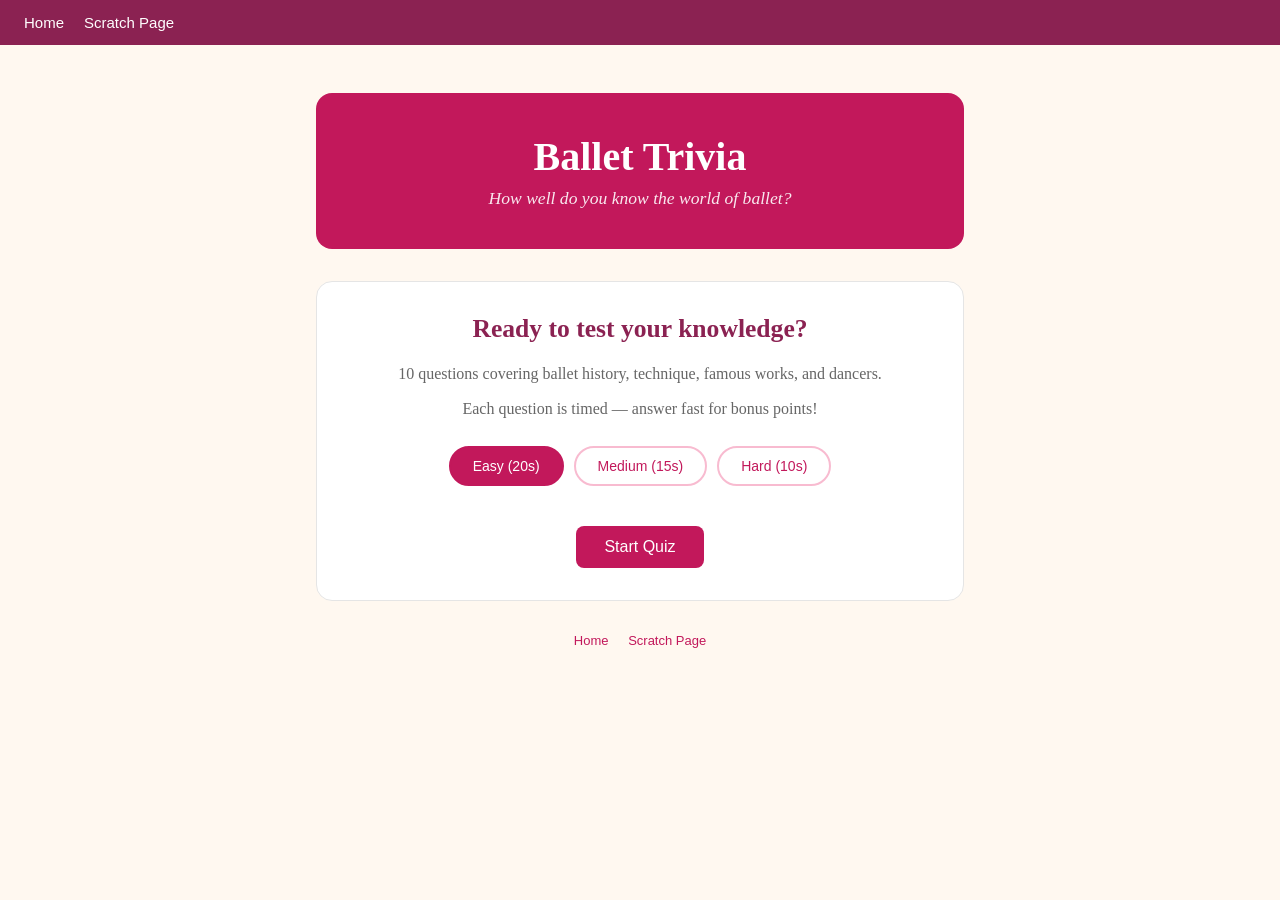
<file: ballet-trivia.html>
<!DOCTYPE html>
<html lang="en">
<head>
  <meta charset="UTF-8" />
  <meta name="viewport" content="width=device-width, initial-scale=1.0" />
  <title>Ballet Trivia</title>
  <style>
    * { box-sizing: border-box; margin: 0; padding: 0; }

    body {
      font-family: Georgia, serif;
      background-color: #fff8f0;
      color: #2c2c2c;
      min-height: 100vh;
      padding: 2rem 1rem;
    }

    #nav {
      background-color: #8b2252;
      padding: 14px 24px;
      display: flex;
      gap: 20px;
      margin: -2rem -1rem 2rem -1rem;
    }

    #nav a {
      color: #fff;
      text-decoration: none;
      font-size: 15px;
      font-family: Arial, sans-serif;
    }

    #nav a:hover { text-decoration: underline; }

    #wrapper {
      max-width: 680px;
      margin: 0 auto;
      padding: 1rem;
    }

    #hero {
      text-align: center;
      padding: 40px 20px;
      background-color: #c2185b;
      border-radius: 16px;
      color: #fff;
      margin-bottom: 2rem;
    }

    #hero h1 {
      font-size: 2.5rem;
      margin-bottom: 8px;
    }

    #hero p {
      font-size: 1.1rem;
      font-style: italic;
      opacity: 0.9;
    }

    .btn {
      padding: 12px 28px;
      background-color: #c2185b;
      color: #fff;
      border: none;
      border-radius: 8px;
      font-size: 16px;
      cursor: pointer;
      font-family: Arial, sans-serif;
      transition: background 0.2s, transform 0.1s;
      margin-top: 1rem;
    }

    .btn:hover { background-color: #8b2252; }
    .btn:active { transform: scale(0.97); }

    .btn.outline {
      background: #fff;
      color: #c2185b;
      border: 2px solid #c2185b;
    }

    .btn.outline:hover { background: #fce4ec; }

    #game-area {
      background: #fff;
      border: 1px solid #e5e5e5;
      border-radius: 16px;
      padding: 2rem;
      margin-bottom: 1.5rem;
    }

    #progress-bar-wrap {
      background: #f5e6ea;
      border-radius: 10px;
      height: 10px;
      margin-bottom: 1.5rem;
      overflow: hidden;
    }

    #progress-bar {
      height: 10px;
      background: #c2185b;
      border-radius: 10px;
      transition: width 0.4s;
    }

    #top-row {
      display: flex;
      justify-content: space-between;
      align-items: center;
      margin-bottom: 1.5rem;
      font-family: Arial, sans-serif;
      font-size: 14px;
      color: #888;
    }

    #timer {
      font-size: 22px;
      font-weight: bold;
      color: #c2185b;
      font-family: Arial, sans-serif;
    }

    #timer.warning { color: #e53935; }

    #question-num {
      font-size: 13px;
      color: #aaa;
      font-family: Arial, sans-serif;
    }

    #score-display {
      font-size: 14px;
      color: #8b2252;
      font-family: Arial, sans-serif;
      font-weight: bold;
    }

    #question {
      font-size: 1.3rem;
      line-height: 1.7;
      margin-bottom: 1.5rem;
      color: #2c2c2c;
    }

    .answer-btn {
      display: block;
      width: 100%;
      padding: 14px 18px;
      margin-bottom: 10px;
      background: #fff8f0;
      border: 1.5px solid #f8bbd0;
      border-radius: 10px;
      font-size: 15px;
      font-family: Georgia, serif;
      color: #2c2c2c;
      cursor: pointer;
      text-align: left;
      transition: background 0.15s, border-color 0.15s, transform 0.1s;
    }

    .answer-btn:hover {
      background: #fce4ec;
      border-color: #c2185b;
    }

    .answer-btn:active { transform: scale(0.98); }

    .answer-btn.correct {
      background: #e8f5e9;
      border-color: #43a047;
      color: #2e7d32;
    }

    .answer-btn.wrong {
      background: #ffebee;
      border-color: #e53935;
      color: #b71c1c;
    }

    .answer-btn.disabled {
      cursor: default;
      pointer-events: none;
    }

    #feedback {
      font-size: 15px;
      line-height: 1.6;
      margin-top: 1rem;
      padding: 12px 16px;
      border-radius: 8px;
      font-family: Arial, sans-serif;
      display: none;
    }

    #feedback.correct {
      background: #e8f5e9;
      color: #2e7d32;
      display: block;
    }

    #feedback.wrong {
      background: #ffebee;
      color: #b71c1c;
      display: block;
    }

    #result-area {
      background: #fff;
      border: 1px solid #e5e5e5;
      border-radius: 16px;
      padding: 2.5rem;
      text-align: center;
      display: none;
    }

    #result-area h2 {
      font-size: 2rem;
      color: #c2185b;
      margin-bottom: 1rem;
    }

    #final-score {
      font-size: 3.5rem;
      font-weight: bold;
      color: #8b2252;
      font-family: Arial, sans-serif;
    }

    #result-message {
      font-size: 1.1rem;
      color: #555;
      margin: 1rem 0;
      line-height: 1.7;
    }

    #result-breakdown {
      background: #fff8f0;
      border-radius: 10px;
      padding: 1rem;
      margin: 1rem 0;
      font-family: Arial, sans-serif;
      font-size: 14px;
      color: #888;
    }

    #start-area {
      text-align: center;
      padding: 2rem;
      background: #fff;
      border: 1px solid #e5e5e5;
      border-radius: 16px;
    }

    #start-area h2 {
      font-size: 1.6rem;
      color: #8b2252;
      margin-bottom: 1rem;
    }

    #start-area p {
      color: #666;
      font-size: 1rem;
      line-height: 1.7;
      margin-bottom: 0.5rem;
    }

    #difficulty {
      display: flex;
      gap: 10px;
      justify-content: center;
      flex-wrap: wrap;
      margin: 1.5rem 0;
    }

    .diff-btn {
      padding: 10px 22px;
      border: 2px solid #f8bbd0;
      border-radius: 20px;
      background: #fff;
      color: #c2185b;
      font-size: 14px;
      cursor: pointer;
      font-family: Arial, sans-serif;
      transition: all 0.15s;
    }

    .diff-btn:hover, .diff-btn.selected {
      background: #c2185b;
      color: #fff;
      border-color: #c2185b;
    }

    #footer {
      text-align: center;
      margin-top: 2rem;
      font-size: 13px;
      color: #aaa;
      font-family: Arial, sans-serif;
    }

    #footer a {
      color: #c2185b;
      text-decoration: none;
      margin: 0 8px;
    }
  </style>
</head>
<body>

<div id="nav">
  <a href="index.html">Home</a>
  <a href="scratch.html">Scratch Page</a>
</div>

<div id="wrapper">

  <div id="hero">
    <h1>Ballet Trivia</h1>
    <p>How well do you know the world of ballet?</p>
  </div>

  <div id="start-area">
    <h2>Ready to test your knowledge?</h2>
    <p>10 questions covering ballet history, technique, famous works, and dancers.</p>
    <p>Each question is timed — answer fast for bonus points!</p>
    <div id="difficulty">
      <button class="diff-btn selected" onclick="selectDiff(this, 'easy')">Easy (20s)</button>
      <button class="diff-btn" onclick="selectDiff(this, 'medium')">Medium (15s)</button>
      <button class="diff-btn" onclick="selectDiff(this, 'hard')">Hard (10s)</button>
    </div>
    <button class="btn" onclick="startGame()">Start Quiz</button>
  </div>

  <div id="game-area" style="display:none;">
    <div id="progress-bar-wrap">
      <div id="progress-bar" style="width:0%"></div>
    </div>
    <div id="top-row">
      <span id="question-num">Question 1 of 10</span>
      <span id="timer">15</span>
      <span id="score-display">Score: 0</span>
    </div>
    <p id="question"></p>
    <div id="answers"></div>
    <div id="feedback"></div>
    <div style="text-align:right; margin-top:1.5rem;">
      <button class="btn" id="next-btn" onclick="nextQuestion()" style="display:none;">Next Question</button>
    </div>
  </div>

  <div id="result-area">
    <h2>Quiz Complete!</h2>
    <div id="final-score"></div>
    <p id="result-message"></p>
    <div id="result-breakdown"></div>
    <button class="btn" onclick="restartGame()">Play Again</button>
    <button class="btn outline" onclick="window.location.href='scratch.html'" style="margin-left:10px;">Back to Scratch Page</button>
  </div>

  <div id="footer">
    <a href="index.html">Home</a>
    <a href="scratch.html">Scratch Page</a>
  </div>

</div>

<script>
  const allQuestions = [
    {
      q: "Which famous ballet features the 'Dance of the Sugar Plum Fairy'?",
      answers: ["Swan Lake", "The Nutcracker", "Sleeping Beauty", "Giselle"],
      correct: 1,
      fact: "The Nutcracker was composed by Tchaikovsky and premiered in 1892. The Sugar Plum Fairy is one of its most iconic characters!"
    },
    {
      q: "What is the French term for a ballet dancer who is on the tips of their toes?",
      answers: ["En pointe", "Arabesque", "Plié", "Tendu"],
      correct: 0,
      fact: "En pointe refers to dancing on the very tips of the toes, supported by specially made pointe shoes with a hardened box."
    },
    {
      q: "Who composed the music for Swan Lake?",
      answers: ["Stravinsky", "Beethoven", "Tchaikovsky", "Mozart"],
      correct: 2,
      fact: "Pyotr Ilyich Tchaikovsky composed Swan Lake in 1875-76. He also composed The Nutcracker and Sleeping Beauty!"
    },
    {
      q: "What is a 'plié' in ballet?",
      answers: ["A jump", "A bending of the knees", "A spin", "A kick"],
      correct: 1,
      fact: "Plié comes from the French word meaning 'bent.' It is a fundamental movement where the dancer bends their knees while keeping their back straight."
    },
    {
      q: "Which ballet school is one of the oldest and most prestigious in the world?",
      answers: ["American Ballet Theatre", "Paris Opera Ballet School", "Bolshoi Ballet Academy", "Royal Ballet School"],
      correct: 1,
      fact: "The Paris Opera Ballet School was founded in 1713, making it one of the oldest ballet schools in the world!"
    },
    {
      q: "What is an 'arabesque' in ballet?",
      answers: ["A type of jump where both feet leave the floor", "A position where one leg is extended behind the body", "A fast spin on one foot", "A movement sliding the foot along the floor"],
      correct: 1,
      fact: "An arabesque is a position where the dancer stands on one leg with the other leg extended behind them at 90 degrees or higher."
    },
    {
      q: "Which famous male ballet dancer is known for defecting from the Soviet Union in 1961?",
      answers: ["Mikhail Baryshnikov", "Rudolf Nureyev", "Vaslav Nijinsky", "Carlos Acosta"],
      correct: 1,
      fact: "Rudolf Nureyev defected from the Soviet Union in 1961 at the Paris airport, becoming one of the most celebrated dancers of the 20th century."
    },
    {
      q: "What does 'pas de deux' mean in ballet?",
      answers: ["Step of one", "Step of two", "Dance of grace", "Jump together"],
      correct: 1,
      fact: "Pas de deux literally means 'step of two' in French. It is a dance duet typically performed by a male and female dancer together."
    },
    {
      q: "Which ballet tells the story of a girl who falls asleep for 100 years?",
      answers: ["Cinderella", "Giselle", "Sleeping Beauty", "The Firebird"],
      correct: 2,
      fact: "Sleeping Beauty was choreographed by Marius Petipa with music by Tchaikovsky, premiering in 1890."
    },
    {
      q: "What is the barre in ballet class used for?",
      answers: ["Jumping practice", "Support and balance during warm-up exercises", "Stretching after class", "Spinning practice"],
      correct: 1,
      fact: "The barre is a horizontal handrail used by dancers to maintain balance during warm-up exercises. Every ballet class begins with barre work!"
    },
    {
      q: "What is a 'pirouette' in ballet?",
      answers: ["A leap through the air", "A spin on one leg", "A slide across the floor", "A bow at the end of a performance"],
      correct: 1,
      fact: "A pirouette is a controlled spin on one leg. Dancers can perform multiple rotations in a single pirouette — sometimes more than 10!"
    },
    {
      q: "Which famous ballet company is based in Moscow, Russia?",
      answers: ["Royal Ballet", "Paris Opera Ballet", "Bolshoi Ballet", "New York City Ballet"],
      correct: 2,
      fact: "The Bolshoi Ballet was founded in 1776 and is one of the most famous ballet companies in the world!"
    },
    {
      q: "What does 'grand jeté' mean?",
      answers: ["A small hop", "A large leap through the air", "A turn on two feet", "A slow walk across the stage"],
      correct: 1,
      fact: "Grand jeté means 'large throw' in French. It is a big leap where the dancer splits their legs in the air!"
    },
    {
      q: "Who choreographed the original Swan Lake?",
      answers: ["George Balanchine", "Marius Petipa", "Jerome Robbins", "Roland Petit"],
      correct: 1,
      fact: "Marius Petipa, along with Lev Ivanov, choreographed the definitive version of Swan Lake in 1895."
    },
    {
      q: "What is the name of the villain in Swan Lake?",
      answers: ["Drosselmeyer", "Carabosse", "Von Rothbart", "Loge"],
      correct: 2,
      fact: "Von Rothbart is the evil sorcerer in Swan Lake who transforms Princess Odette into a swan!"
    }
  ];

  let questions = [];
  let current = 0;
  let score = 0;
  let timer;
  let timeLeft;
  let difficulty = 'easy';
  let timeLimits = { easy: 20, medium: 15, hard: 10 };
  let answered = false;
  let correct = 0;
  let wrong = 0;

  function selectDiff(btn, d) {
    document.querySelectorAll('.diff-btn').forEach(b => b.classList.remove('selected'));
    btn.classList.add('selected');
    difficulty = d;
  }

  function shuffle(arr) {
    return arr.sort(() => Math.random() - 0.5);
  }

  function startGame() {
    questions = shuffle([...allQuestions]).slice(0, 10);
    current = 0;
    score = 0;
    correct = 0;
    wrong = 0;
    document.getElementById('start-area').style.display = 'none';
    document.getElementById('result-area').style.display = 'none';
    document.getElementById('game-area').style.display = 'block';
    showQuestion();
  }

  function showQuestion() {
    answered = false;
    const q = questions[current];
    document.getElementById('question-num').textContent = `Question ${current + 1} of ${questions.length}`;
    document.getElementById('score-display').textContent = `Score: ${score}`;
    document.getElementById('progress-bar').style.width = `${(current / questions.length) * 100}%`;
    document.getElementById('question').textContent = q.q;
    document.getElementById('feedback').className = '';
    document.getElementById('feedback').style.display = 'none';
    document.getElementById('next-btn').style.display = 'none';

    const answersDiv = document.getElementById('answers');
    answersDiv.innerHTML = '';
    q.answers.forEach((a, i) => {
      const btn = document.createElement('button');
      btn.className = 'answer-btn';
      btn.textContent = a;
      btn.onclick = () => selectAnswer(i);
      answersDiv.appendChild(btn);
    });

    startTimer();
  }

  function startTimer() {
    timeLeft = timeLimits[difficulty];
    const timerEl = document.getElementById('timer');
    timerEl.textContent = timeLeft;
    timerEl.className = '';
    clearInterval(timer);
    timer = setInterval(() => {
      timeLeft--;
      timerEl.textContent = timeLeft;
      if (timeLeft <= 5) timerEl.className = 'warning';
      if (timeLeft <= 0) {
        clearInterval(timer);
        timeOut();
      }
    }, 1000);
  }

  function timeOut() {
    answered = true;
    wrong++;
    const btns = document.querySelectorAll('.answer-btn');
    btns.forEach((b, i) => {
      b.classList.add('disabled');
      if (i === questions[current].correct) b.classList.add('correct');
    });
    const feedback = document.getElementById('feedback');
    feedback.className = 'wrong';
    feedback.textContent = "Time's up! " + questions[current].fact;
    document.getElementById('next-btn').style.display = 'inline-block';
  }

  function selectAnswer(index) {
    if (answered) return;
    answered = true;
    clearInterval(timer);

    const q = questions[current];
    const btns = document.querySelectorAll('.answer-btn');
    btns.forEach(b => b.classList.add('disabled'));

    const feedback = document.getElementById('feedback');

    if (index === q.correct) {
      btns[index].classList.add('correct');
      const bonus = Math.ceil(timeLeft / 3);
      score += 10 + bonus;
      correct++;
      feedback.className = 'correct';
      feedback.textContent = `Correct! +${10 + bonus} points. ${q.fact}`;
    } else {
      btns[index].classList.add('wrong');
      btns[q.correct].classList.add('correct');
      wrong++;
      feedback.className = 'wrong';
      feedback.textContent = `Not quite! The answer was "${q.answers[q.correct]}". ${q.fact}`;
    }

    document.getElementById('score-display').textContent = `Score: ${score}`;
    document.getElementById('next-btn').style.display = 'inline-block';
  }

  function nextQuestion() {
    current++;
    if (current >= questions.length) {
      showResult();
    } else {
      showQuestion();
    }
  }

  function showResult() {
    clearInterval(timer);
    document.getElementById('game-area').style.display = 'none';
    document.getElementById('result-area').style.display = 'block';

    document.getElementById('final-score').textContent = score + ' pts';

    let message = '';
    const pct = correct / questions.length;
    if (pct === 1) message = "Perfect score! You are a true ballet expert!";
    else if (pct >= 0.8) message = "Excellent! You really know your ballet!";
    else if (pct >= 0.6) message = "Good job! Keep dancing and learning!";
    else if (pct >= 0.4) message = "Not bad! Ballet has a rich history — try again!";
    else message = "Keep learning! Ballet is a beautiful art form with so much to discover.";

    document.getElementById('result-message').textContent = message;
    document.getElementById('result-breakdown').innerHTML = `
      Correct: ${correct} &nbsp;|&nbsp; Wrong: ${wrong} &nbsp;|&nbsp; Total Score: ${score} pts
    `;
  }

  function restartGame() {
    document.getElementById('result-area').style.display = 'none';
    document.getElementById('start-area').style.display = 'block';
  }
</script>

</body>
</html>
</file>
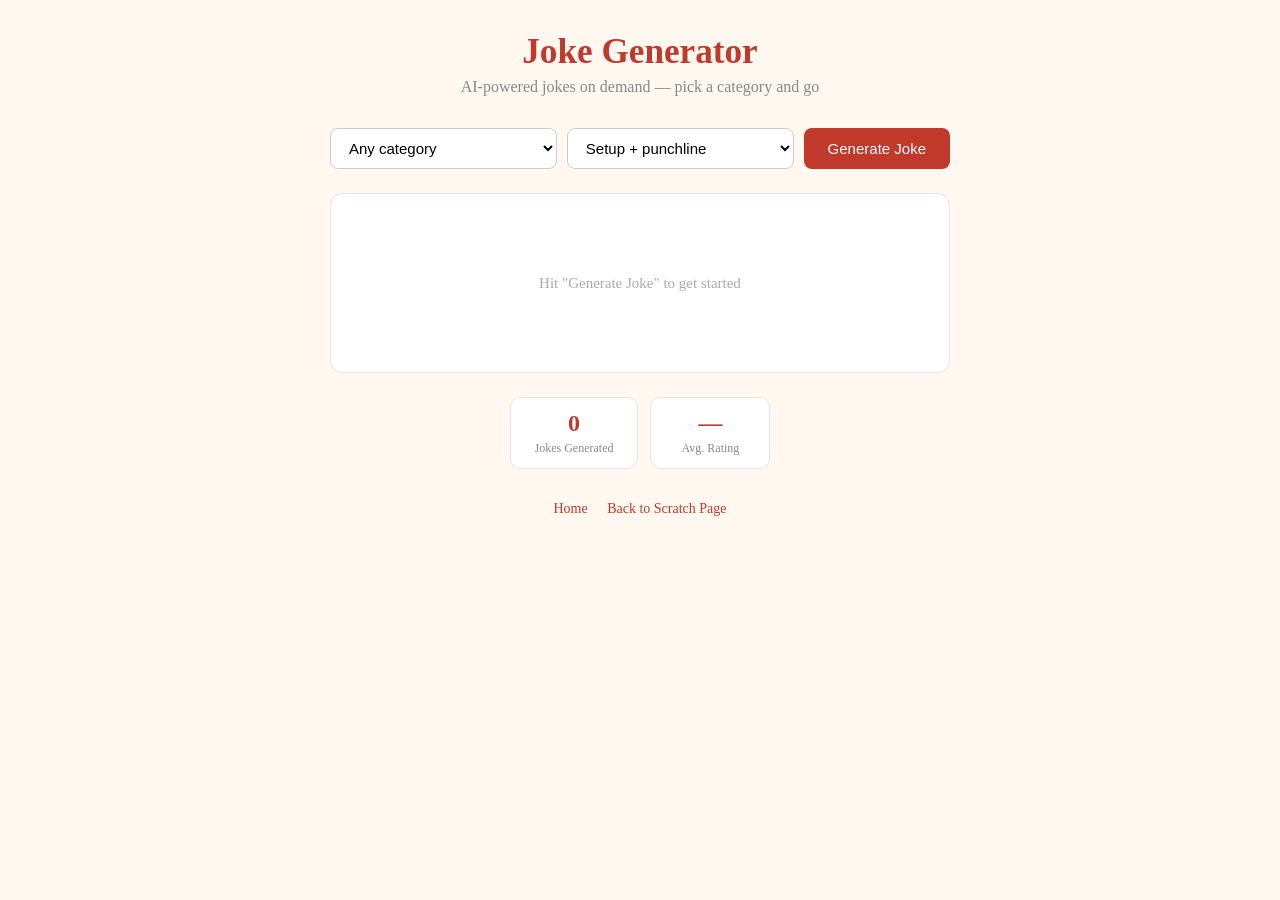
<file: joke-generator.html>
<!DOCTYPE html>
<html lang="en">
<head>
  <meta charset="UTF-8" />
  <meta name="viewport" content="width=device-width, initial-scale=1.0" />
  <title>Joke Generator</title>
  <style>
    * { box-sizing: border-box; margin: 0; padding: 0; }

    body {
      font-family: Georgia, serif;
      background-color: #fff8f0;
      color: #2c2c2c;
      min-height: 100vh;
      padding: 2rem 1rem;
    }

    #wrapper {
      max-width: 620px;
      margin: 0 auto;
    }

    #header {
      text-align: center;
      margin-bottom: 2rem;
    }

    #header h1 {
      font-size: 2.2rem;
      color: #c0392b;
    }

    #header p {
      font-size: 1rem;
      color: #888;
      margin-top: 6px;
    }

    #controls {
      display: flex;
      gap: 10px;
      flex-wrap: wrap;
      margin-bottom: 1.5rem;
    }

    select {
      flex: 1;
      min-width: 140px;
      padding: 10px 14px;
      border: 1px solid #ccc;
      border-radius: 8px;
      background: #fff;
      font-size: 15px;
      cursor: pointer;
    }

    #gen-btn {
      padding: 10px 24px;
      background: #c0392b;
      color: #fff;
      border: none;
      border-radius: 8px;
      font-size: 15px;
      cursor: pointer;
      transition: background 0.2s, transform 0.1s;
    }

    #gen-btn:hover { background: #a93226; }
    #gen-btn:active { transform: scale(0.97); }

    #joke-card {
      background: #fff;
      border: 1px solid #e5e5e5;
      border-radius: 12px;
      padding: 2rem;
      text-align: center;
      min-height: 180px;
      display: flex;
      flex-direction: column;
      align-items: center;
      justify-content: center;
      gap: 1rem;
      margin-bottom: 1.5rem;
    }

    .joke-tag {
      display: inline-block;
      font-size: 12px;
      padding: 3px 12px;
      border-radius: 20px;
      background: #fde8e6;
      color: #c0392b;
    }

    .joke-setup {
      font-size: 18px;
      line-height: 1.6;
      font-weight: bold;
    }

    .joke-punchline {
      font-size: 16px;
      color: #555;
      line-height: 1.6;
      border-top: 1px solid #eee;
      padding-top: 1rem;
      width: 100%;
    }

    #reveal-btn {
      padding: 8px 20px;
      border: 1px solid #ccc;
      border-radius: 8px;
      background: #fff;
      font-size: 14px;
      cursor: pointer;
      transition: background 0.15s;
    }

    #reveal-btn:hover { background: #f5f5f5; }

    .placeholder { color: #aaa; font-size: 15px; }

    #stats {
      display: flex;
      gap: 12px;
      justify-content: center;
      flex-wrap: wrap;
      margin-bottom: 1.5rem;
    }

    .stat-box {
      background: #fff;
      border: 1px solid #e5e5e5;
      border-radius: 10px;
      padding: 12px 24px;
      text-align: center;
      min-width: 120px;
    }

    .stat-number { font-size: 24px; font-weight: bold; color: #c0392b; }
    .stat-label  { font-size: 12px; color: #888; margin-top: 4px; }

    .rating { display: flex; gap: 8px; justify-content: center; }

    .star {
      font-size: 26px;
      cursor: pointer;
      color: #ddd;
      transition: color 0.1s;
    }

    .star.on { color: #f39c12; }

    #nav {
      text-align: center;
      margin-top: 2rem;
      font-size: 14px;
      color: #888;
    }

    #nav a { color: #c0392b; text-decoration: none; margin: 0 8px; }
    #nav a:hover { text-decoration: underline; }
  </style>
</head>
<body>

<div id="wrapper">
  <div id="header">
    <h1>Joke Generator</h1>
    <p>AI-powered jokes on demand — pick a category and go</p>
  </div>

  <div id="controls">
    <select id="cat">
      <option value="general">Any category</option>
      <option value="dad jokes">Dad jokes</option>
      <option value="programming">Programming</option>
      <option value="science">Science</option>
      <option value="puns">Puns</option>
      <option value="knock knock">Knock-knock</option>
    </select>
    <select id="style">
      <option value="setup and punchline">Setup + punchline</option>
      <option value="one-liner">One-liner</option>
      <option value="short story">Short story joke</option>
    </select>
    <button id="gen-btn" onclick="getJoke()">Generate Joke</button>
  </div>

  <div id="joke-card">
    <p class="placeholder">Hit "Generate Joke" to get started</p>
  </div>

  <div id="stats">
    <div class="stat-box">
      <div class="stat-number" id="cnt">0</div>
      <div class="stat-label">Jokes Generated</div>
    </div>
    <div class="stat-box">
      <div class="stat-number" id="avgrating">—</div>
      <div class="stat-label">Avg. Rating</div>
    </div>
  </div>

  <div id="nav">
    <a href="index.html">Home</a>
    <a href="scratch.html">Back to Scratch Page</a>
  </div>
</div>

<script>
  let count = 0;
  let ratings = [];

  async function getJoke() {
    const cat   = document.getElementById('cat').value;
    const style = document.getElementById('style').value;
    const card  = document.getElementById('joke-card');

    card.innerHTML = '<p class="placeholder">Thinking of something funny...</p>';

    try {
      const response = await fetch('https://api.anthropic.com/v1/messages', {
        method: 'POST',
        headers: { 'Content-Type': 'application/json' },
        body: JSON.stringify({
          model: 'claude-sonnet-4-20250514',
          max_tokens: 300,
          system: 'You are a joke generator. Return ONLY valid JSON with no markdown, no backticks, no explanation. Format: {"setup":"...","punchline":"...","category":"..."}. For one-liners, put the whole joke in setup and leave punchline as an empty string.',
          messages: [{
            role: 'user',
            content: `Tell me a ${style} joke in the category: ${cat}. Return only the JSON object.`
          }]
        })
      });

      const data = await response.json();
      const text = data.content.map(i => i.text || '').join('');
      const joke = JSON.parse(text.replace(/```json|```/g, '').trim());

      count++;
      document.getElementById('cnt').textContent = count;
      renderJoke(joke);

    } catch (err) {
      card.innerHTML = '<p class="placeholder">Oops, something went wrong. Try again!</p>';
    }
  }

  function renderJoke(joke) {
    const card = document.getElementById('joke-card');
    let html = `<span class="joke-tag">${joke.category || 'joke'}</span>`;
    html += `<p class="joke-setup">${joke.setup || ''}</p>`;

    if (joke.punchline) {
      html += `<button id="reveal-btn" onclick="revealPunchline(this, '${encodeURIComponent(joke.punchline)}')">Reveal Punchline</button>`;
    }

    html += `<div class="rating" id="stars">
      ${[1,2,3,4,5].map(i => `<span class="star" onclick="rate(${i})" id="s${i}">&#9733;</span>`).join('')}
    </div>`;

    card.innerHTML = html;
  }

  function revealPunchline(btn, encoded) {
    const text = decodeURIComponent(encoded);
    const p = document.createElement('p');
    p.className = 'joke-punchline';
    p.textContent = text;
    btn.replaceWith(p);
  }

  function rate(n) {
    for (let i = 1; i <= 5; i++) {
      document.getElementById('s' + i).className = 'star' + (i <= n ? ' on' : '');
    }
    ratings.push(n);
    const avg = (ratings.reduce((a, b) => a + b, 0) / ratings.length).toFixed(1);
    document.getElementById('avgrating').textContent = avg;
  }
</script>

</body>
</html>
</file>
